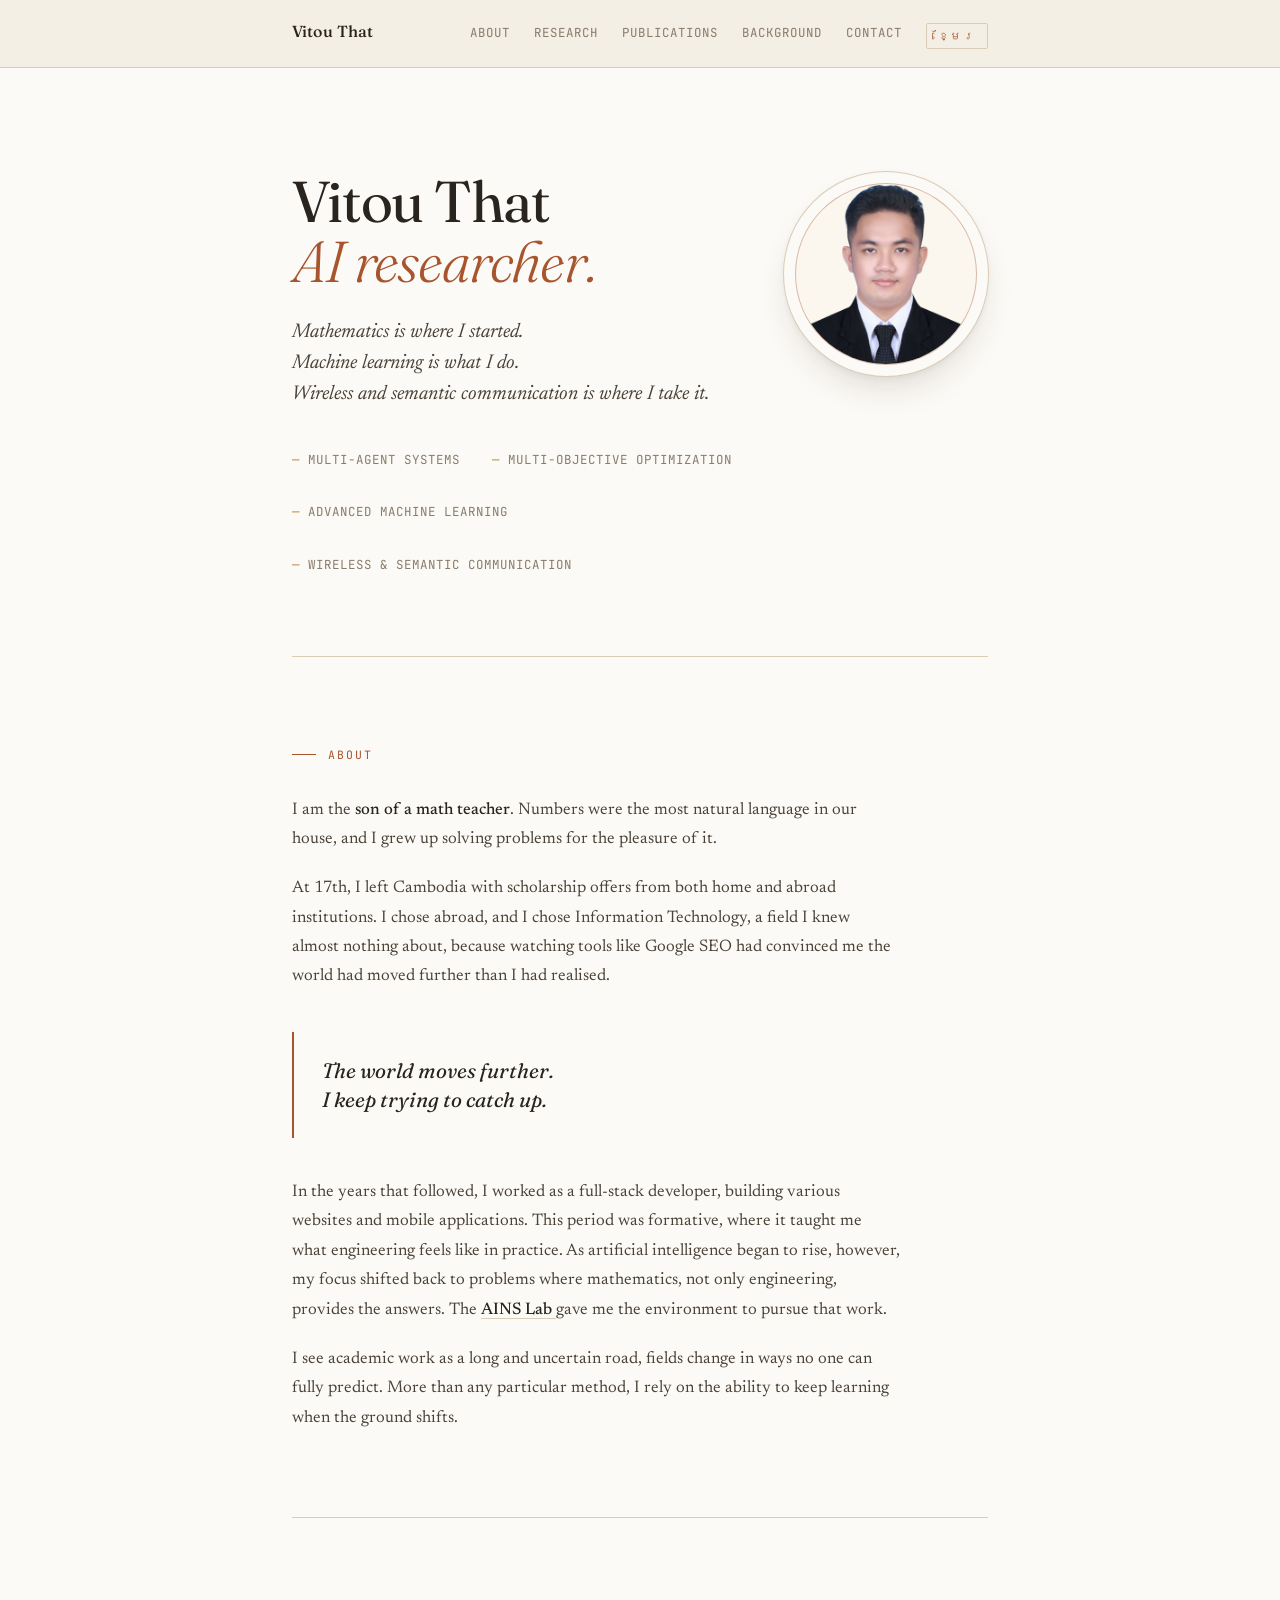
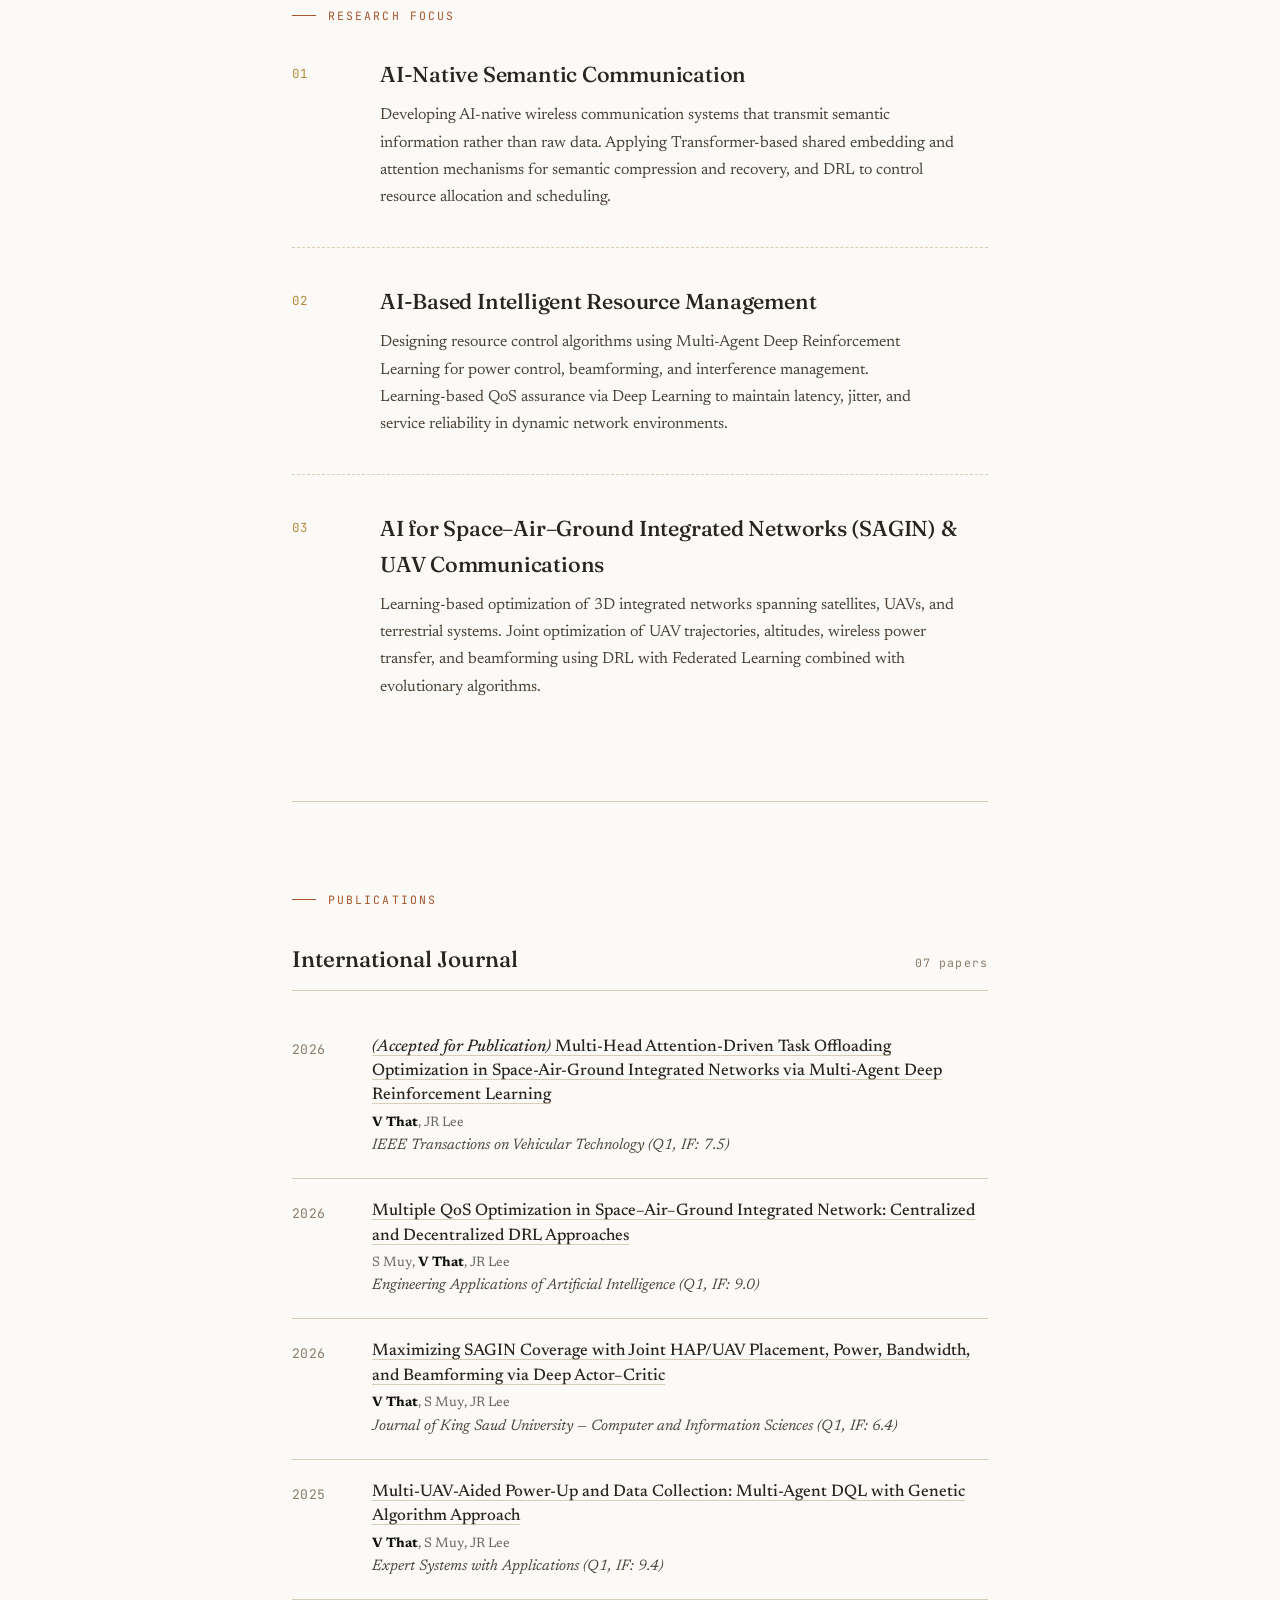
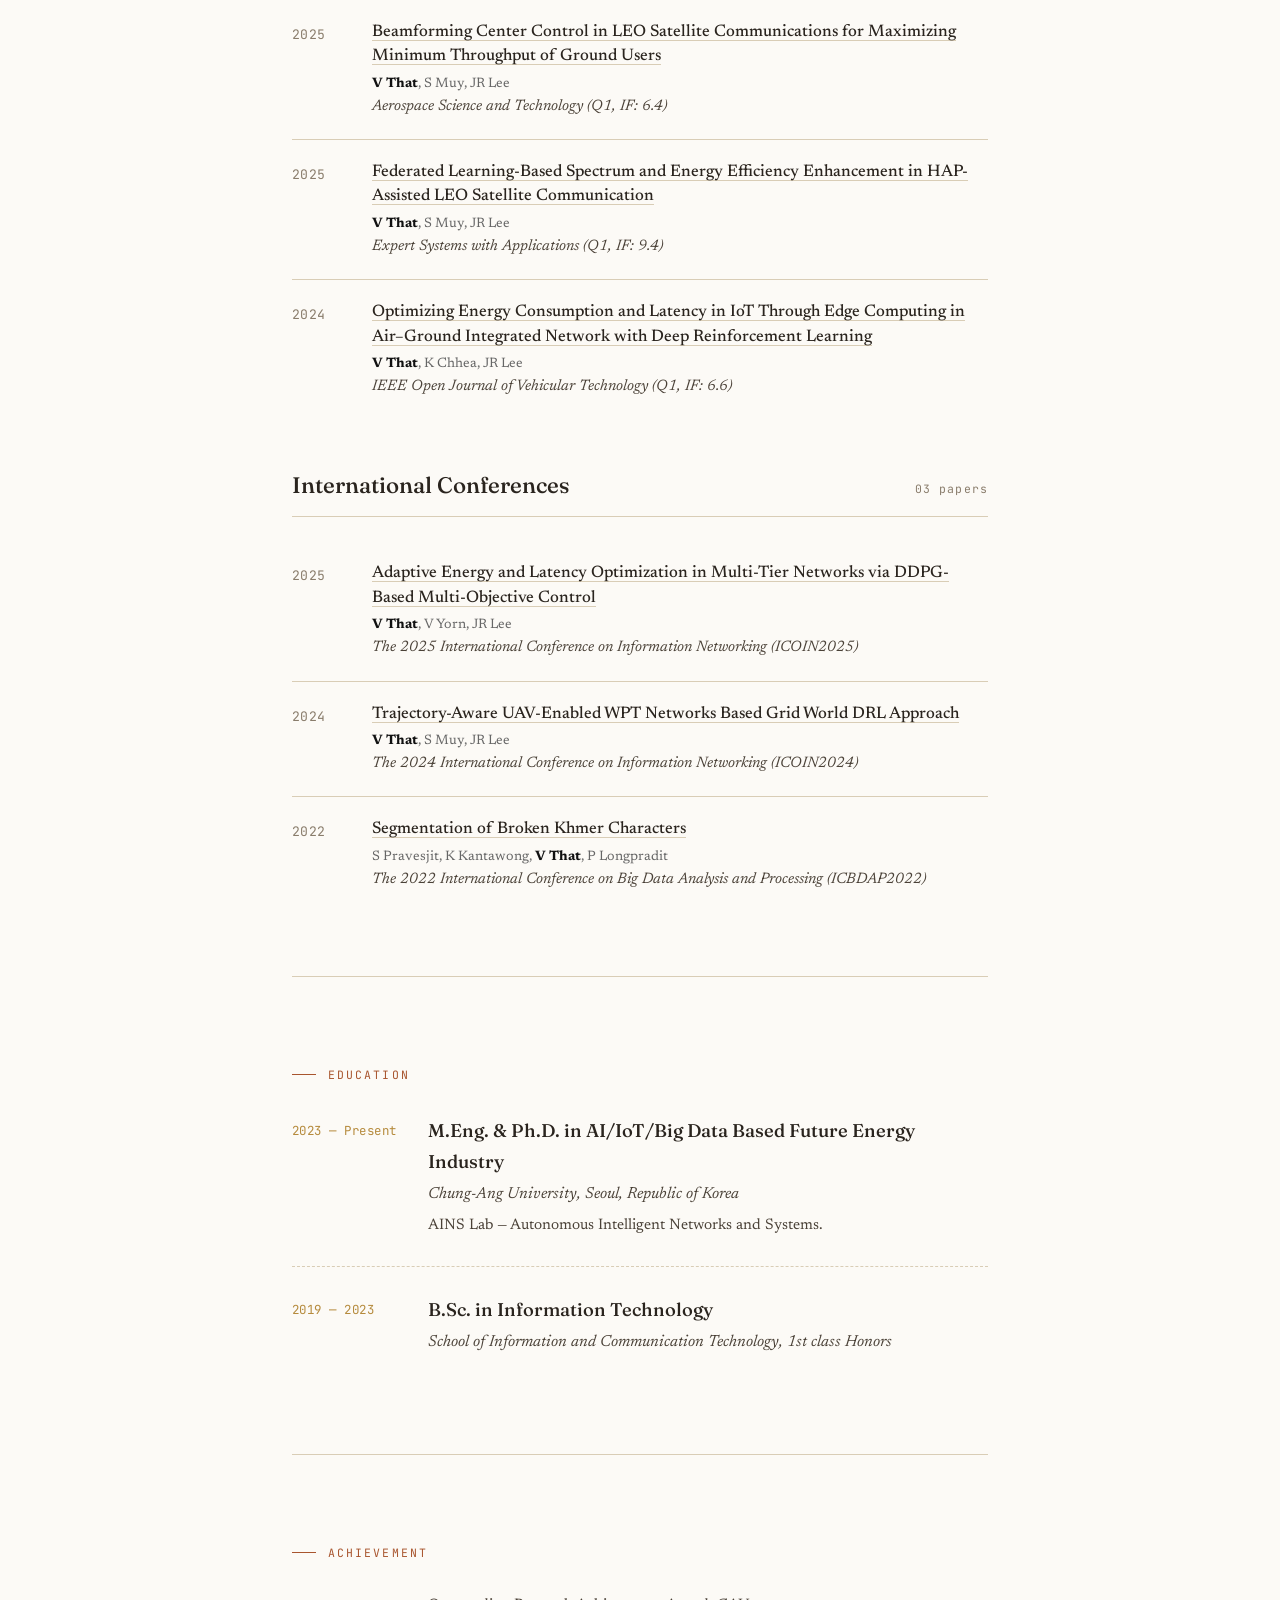
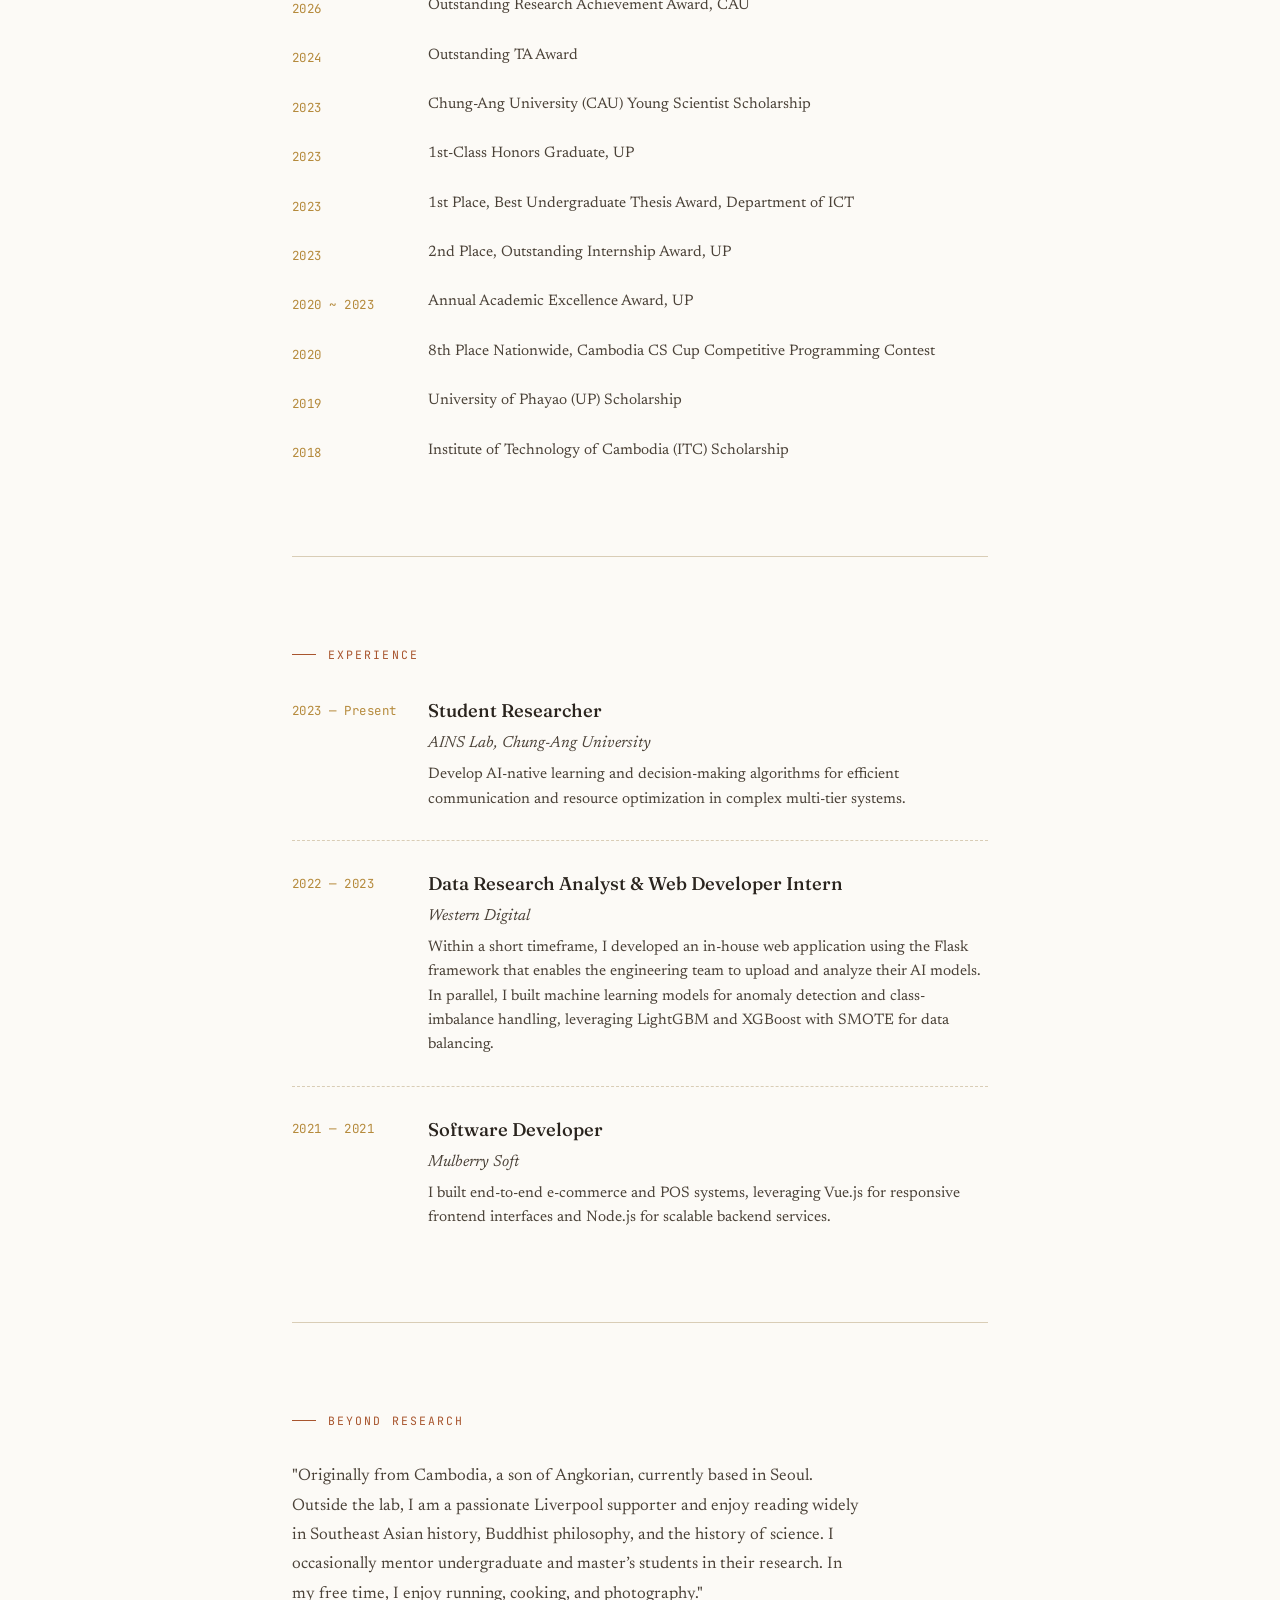
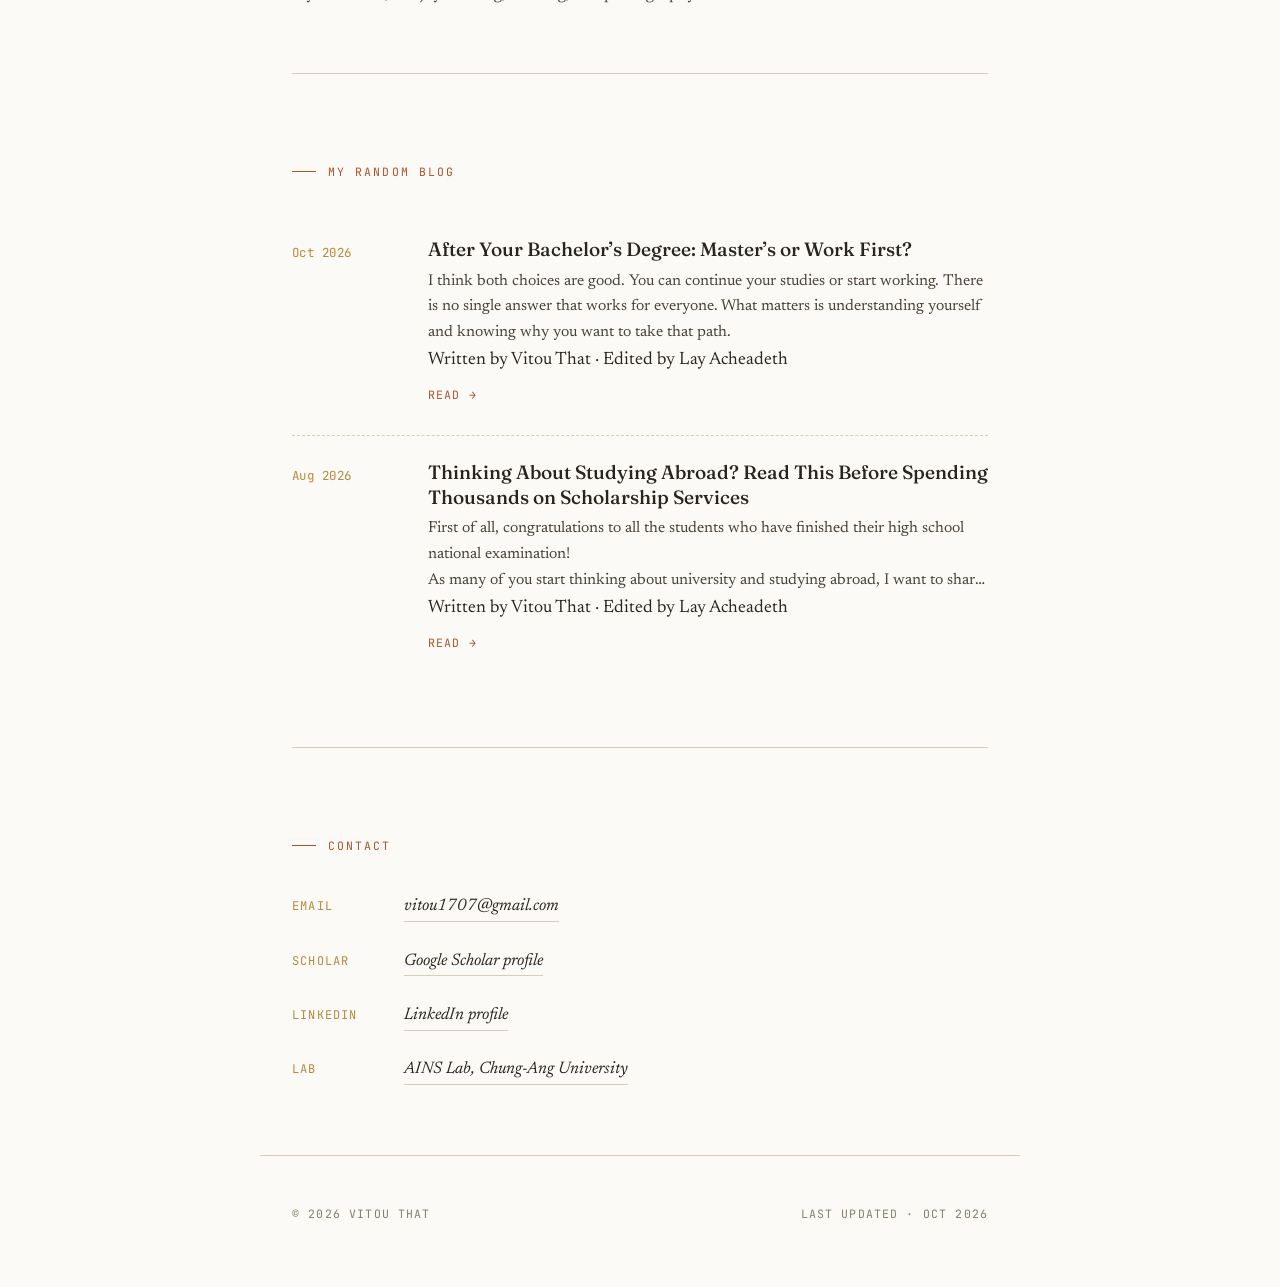
<file: index.html>
<!DOCTYPE html>
<html lang="en">
<head>
  <meta charset="UTF-8">
  <meta name="description" content="Vitou That is an AI-focused applied machine learning researcher working on deep reinforcement learning, optimization, and intelligent systems. Researcher at AINS Lab.">
  <meta name="viewport" content="width=device-width, initial-scale=1.0">
  <title>Vitou That</title>

  <!-- Fonts -->
  <link rel="preconnect" href="https://fonts.googleapis.com">
  <link rel="preconnect" href="https://fonts.gstatic.com" crossorigin>
  <link href="https://fonts.googleapis.com/css2?family=Fraunces:opsz,wght@9..144,300;9..144,400;9..144,500;9..144,600&family=Newsreader:ital,wght@0,300;0,400;0,500;1,400&family=JetBrains+Mono:wght@400;500&display=swap" rel="stylesheet">
  <link href="https://fonts.googleapis.com/css2?family=Fraunces:opsz,wght@9..144,300;9..144,400;9..144,500;9..144,600&family=Newsreader:ital,wght@0,300;0,400;0,500;1,400&family=Noto+Serif+Khmer:wght@400;500;600&family=JetBrains+Mono:wght@400;500&display=swap" rel="stylesheet">

  <!-- Stylesheet -->
  <link rel="stylesheet" href="styles.css">
</head>

<body data-lang="en">

  <!--NAV -->
  <nav>
  <div class="nav-inner">
    
    <div class="nav-name">
      <span lang="en">Vitou That</span>
      <span lang="kh">ថាត វិទូ</span>
    </div>

    <div class="nav-links">
      <a href="#about"><span lang="en">About</span><span lang="kh">អំពីខ្ញុំ</span></a>
      <a href="#research"><span lang="en">Research</span><span lang="kh">កិច្ចការស្រាវជ្រាវ</span></a>
      <a href="#publications"><span lang="en">Publications</span><span lang="kh">ស្នាដៃបោះពុម្ពផ្សាយ</span></a>
      <a href="#background"><span lang="en">Background</span><span lang="kh">ប្រវត្តិ</span></a>
      <a href="#contact"><span lang="en">Contact</span><span lang="kh">ទំនាក់ទំនង</span></a>
      <button id="lang-toggle" class="lang-toggle" type="button">EN</button>
    </div>
  </div>
</nav>

  <main>

    <!--  HERO-->
    <section class="hero">
  <div class="hero-grid">
    <div class="hero-text">
      <h1><span lang="en">Vitou That<br><em>AI researcher.</em></span>
        <span lang="kh">ថាត វិទូ<br><em>អ្នកស្រាវជ្រាវ ផ្នែកបញ្ញាសិប្បនិម្មិត</em></span></h1>
      <p class="tagline">
        <span lang="en">Mathematics is where I started. <br>Machine learning is what I do.<br> Wireless and semantic communication is where I take it.</span>
        <span lang="kh">ចាប់ផ្តើមពីគណិតវិទ្យា
                      <br>រស់ជាមួយ បញ្ញាសិប្បនិម្មិត
<br> បន្តដំណើរជាមួយបច្ចេកវិទ្យាទំនាក់ទំនងឥតខ្សែ និងទំនាក់ទំនងតាមអត្ថន័យ</span>
      
      </p>
      <div class="hero-meta">
        <span>Multi-Agent Systems</span>
        <span>Multi-Objective Optimization</span>
        <span>Advanced Machine Learning</span>
        <span>Wireless & Semantic Communication</span>
      </div>
      <!-- <div class="hero-actions">
        <a href="cv.pdf" class="btn" target="_blank" rel="noopener">Download CV</a>
      </div> -->
    </div>
    <div class="hero-photo">
      <img src="photo.png" alt="Vitou That">
    </div>
  </div>
</section>

    <!-- ABOUT-->
    <section id="about" class="about">
      <div class="section-label"><span lang="en">About</span><span lang="kh">អំពីខ្ញុំ</span></div>

      <p>
        <span lang="en">I am the <strong>son of a math teacher</strong>. 
        Numbers were the most natural language in our house, and I grew up solving problems for the pleasure of it.</span>
        <span lang="kh">ខ្ញុំគឺជា<strong>កូនរបស់គ្រូគណិតវិទ្យាមួយរូប</strong> នៅក្នុងផ្ទះរបស់ខ្ញុំ គណិតវិទ្យាគឺជាផ្នែកមួយនៃភាសាដែលខ្ញុំធំធាត់មកជាមួយ។</span>
      </p>

      <p>

        <span lang="en">At 17th, I left Cambodia with scholarship offers from both home and abroad institutions. 
        I chose abroad, and I chose Information Technology, a field I knew almost nothing about, 
        because watching tools like Google SEO had convinced me the world had moved further than I had realised.</span>
        <span lang="kh">នៅអាយុ ១៧ ឆ្នាំ ខ្ញុំចាកចេញពីប្រទេសកំណើតជាមួយនឹងអាហារូបករណ៍មួយចំនួនពីក្នុង និងក្រៅស្រុក។ គ្រានោះ ខ្ញុំសម្រេចទៅរៀននៅឯក្រៅស្រុក ហើយខ្ញុំរើសយកជំនាញ ព័ត៌មានវិទ្យា ត្បិតជាជំនាញមួយដែលខ្ញុំមិនយល់ទាល់តែសោះ ត្រឹមដឹងថាពិភពលោកហាក់មានការវិវឌ្ឍន៍ទៅលឿននៅពេលមានវត្តមាន បច្ចេកវិទ្យាស្វែងរក របស់ Google ហើយវាលឿនជាងអ្វីដែលខ្ញុំគិតដល់ទៅទៀត។
</span>
      </p>

      <div class="about-pullquote">
        <span lang="en">The world moves further.<br> I keep trying to catch up.</span>
        <span lang="kh">ត្បិតពិភពលោកដើរលឿន <br> 
តែយើងត្រូវប្រឹងសម្រប</span>
      </div>

      <p>
        <span lang="en">In the years that followed, I worked as a full‑stack developer, 
        building various websites and mobile applications. 
        This period was formative, where it taught me what engineering feels like in practice. 
        As artificial intelligence began to rise, however, my focus shifted back to problems where mathematics, 
        not only engineering, provides the answers.
      The <a href="https://ains.cau.ac.kr/" target="_blank" rel="noopener">
          <strong class="value">AINS Lab</strong>
        </a> gave me the environment to pursue that work.</span>
        <span lang="kh">ពីរឆ្នាំបន្ទាប់ ខ្ញុំបានក្លាយខ្លួនជាអ្នកអភិវឌ្ឍគេហទំព័រ និងកម្មវិធីទូរស័ព្ទដៃមួយរូប។ វាជាពេលមួយនៃការផ្លាស់ប្តូរក្នុងការមើលឃើញរបស់ខ្ញុំ ពីទ្រឹស្តីក្នុងវិស្វកម្ម មកជាការអនុវត្តជាក់ស្តែងក្នុងជីវិត។ មិនយូរប៉ុន្មាន មានការចុះផ្សាយជាច្រើនអំពីបញ្ញាសិប្បនិម្មិត ខ្ញុំបានចាប់អារម្មណ៍យ៉ាងខ្លាំង ព្រោះដូចជាការបន្សំចូលគ្នារវាង គណិតវិទ្យា និងវិស្វកម្ម ដែលជាអ្វីដែលខ្ញុំចូលចិត្ត។  <a href="https://ains.cau.ac.kr/" target="_blank" rel="noopener">
          <strong class="value">បន្ទប់ពិសោធន៍ AINS</strong>
        </a>  បានបំពេញក្តីស្រមៃខ្ញុំ ដែលបានផ្តល់ឱកាសអាហារូបករណ៍ដល់ខ្ញុំសម្រាប់កិច្ចការស្រាវជ្រាវ។
</span>
      </p>

      <p>
        <span lang="en">I see academic work as a long and uncertain road, fields change in ways no one can fully predict. More than any particular method, I rely on the ability to keep learning when the ground shifts. </span>
        <span lang="kh">ខ្ញុំយល់ថាការសិក្សាស្រាវជ្រាវ ជាដំណើរផ្លូវដ៏វែងឆ្ងាយ និងមិនប្រាកដមួយ ជួនពេលខ្លះមានរបត់ជាច្រើនដែលត្រូវផ្លាស់ប្តូរ ចំពោះខ្ញុំជាអ្នកសិក្សាស្រាវជ្រាវ ខ្ញុំពេញចិត្តរៀននូវថ្មីៗជានិច្ច។</span>
      </p>
    </section>

    <!--  RESEARCH FOCUS -->
    <section id="research">
      <div class="section-label"><span lang="en">Research Focus</span><span lang="kh">កិច្ចការស្រាវជ្រាវ</span></div>

      <div class="themes">

        <div class="theme">
          <div class="theme-num">01</div>
          <div>
            <h3>AI-Native Semantic Communication</h3>
            <p>
              Developing AI-native wireless communication systems that transmit semantic information rather than raw data. 
              Applying Transformer-based shared embedding and attention mechanisms for semantic compression and recovery, 
              and DRL to control resource allocation and scheduling.
            </p>
          </div>
        </div>

        <div class="theme">
          <div class="theme-num">02</div>
          <div>
            <h3>AI‑Based Intelligent Resource Management</h3>
            <p>
              Designing resource control algorithms using Multi-Agent Deep Reinforcement Learning for 
              power control, beamforming, and interference management. 
              Learning‑based QoS assurance via Deep Learning to maintain latency, jitter, and service reliability in dynamic network environments.
            </p>
          </div>
        </div>

        <div class="theme">
          <div class="theme-num">03</div>
          <div>
            <h3>AI for Space–Air–Ground Integrated Networks (SAGIN) & UAV Communications</h3>
            <p>
              Learning‑based optimization of 3D integrated networks spanning satellites, 
              UAVs, and terrestrial systems. 
              Joint optimization of UAV trajectories, altitudes, wireless power transfer, and beamforming 
              using DRL with Federated Learning combined with evolutionary algorithms.
            </p>
          </div>
        </div>

      </div>
    </section>

    <!-- PUBLICATIONS -->
    <section id="publications">
      <div class="section-label"><span lang="en">Publications</span><span lang="kh">ស្នាដៃបោះពុម្ពផ្សាយ</span></div>

      <!-- INTERNATIONAL JOURNALS -->
      <div class="pub-section">
        <div class="pub-section-title">
          <span lang="en">International Journal</span>
          <span lang="kh">ទស្សនាវដ្ដីអន្តរជាតិ</span>
          <span class="pub-count" lang="en">07 papers</span>
          <span class="pub-count" lang="kh">០៧ ឯកសារ</span>
        </div>

        <div class="pub">
           <div class="pub-year">2026</div>
           <div>
            <div class="pub-title">
              <a href="" target="_blank" rel="noopener">
                <span class="value"><i>(Accepted for Publication)</i> Multi-Head Attention-Driven Task Offloading Optimization in Space-Air-Ground Integrated Networks via Multi-Agent Deep Reinforcement Learning</span>
              </a>
            </div>
            <div class="pub-authors">
                     <strong>V That</strong>, JR Lee
            </div>
            <div class="pub-venue">
              IEEE Transactions on Vehicular Technology (Q1, IF: 7.5)
            </div>
          </div>
        </div>
        <div class="pub">
           <div class="pub-year">2026</div>
           <div>
            <div class="pub-title">
              <a href="https://www.sciencedirect.com/science/article/pii/S0952197625035791" target="_blank" rel="noopener">
                <span class="value">Multiple QoS Optimization in Space–Air–Ground Integrated
                Network: Centralized and Decentralized DRL Approaches</span>
              </a>
            </div>
            <div class="pub-authors">
                    S Muy, <strong>V That</strong>, JR Lee
            </div>
            <div class="pub-venue">
              Engineering Applications of Artificial Intelligence (Q1, IF: 9.0)
            </div>
          </div>
        </div>

        <div class="pub">
          <div class="pub-year">2026</div>
          <div>
            <div class="pub-title">
              <a href="https://link.springer.com/article/10.1007/s44443-026-00493-0" target="_blank" rel="noopener">
                <span class="value">Maximizing SAGIN Coverage with Joint HAP/UAV Placement,
              Power, Bandwidth, and Beamforming via Deep Actor–Critic</span>
              </a>
            </div>
            <div class="pub-authors">
                    <strong>V That</strong>, S Muy, JR Lee
            </div>
            <div class="pub-venue">
              Journal of King Saud University — Computer and
              Information Sciences (Q1, IF: 6.4)
            </div>
          </div>
        </div>

        <div class="pub">
          <div class="pub-year">2025</div>
          <div>
            <div class="pub-title">
              <a href="https://www.sciencedirect.com/science/article/pii/S0957417425030179" target="_blank" rel="noopener">
                <span class="value">Multi-UAV-Aided Power-Up and Data Collection:
              Multi-Agent DQL with Genetic Algorithm Approach</span>
              </a>
            </div>
            <div class="pub-authors">
                    <strong>V That</strong>, S Muy, JR Lee
            </div>
            <div class="pub-venue">
              Expert Systems with Applications (Q1, IF: 9.4)
            </div>
          </div>
        </div>

        <div class="pub">
          <div class="pub-year">2025</div>
          <div>
            <div class="pub-title">
              <a href="https://www.sciencedirect.com/science/article/pii/S1270963825015664" target="_blank" rel="noopener">
                <span class="value"> Beamforming Center Control in LEO Satellite
              Communications for Maximizing Minimum Throughput of
              Ground Users</span>
              </a>
            </div>
                        <div class="pub-authors">
                    <strong>V That</strong>, S Muy, JR Lee
            </div>
            <div class="pub-venue">
              Aerospace Science and Technology (Q1, IF: 6.4)
            </div>
          </div>
        </div>

        <div class="pub">
          <div class="pub-year">2025</div>
          <div>
            <div class="pub-title">
              <a href="https://www.sciencedirect.com/science/article/pii/S0957417425025333" target="_blank" rel="noopener">
                <span class="value"> Federated Learning-Based Spectrum and Energy Efficiency
              Enhancement in HAP-Assisted LEO Satellite Communication</span>
              </a>
            </div>
                        <div class="pub-authors">
                    <strong>V That</strong>, S Muy, JR Lee
            </div>
            <div class="pub-venue">
              Expert Systems with Applications (Q1, IF: 9.4)
            </div>
          </div>
        </div>

        <div class="pub">
          <div class="pub-year">2024</div>
          <div>
            <div class="pub-title">
              <a href="https://ieeexplore.ieee.org/abstract/document/10768987" target="_blank" rel="noopener">
                <span class="value"> Optimizing Energy Consumption and Latency in IoT
              Through Edge Computing in Air–Ground Integrated Network
              with Deep Reinforcement Learning</span>
              </a>
            </div>
                <div class="pub-authors">
                    <strong>V That</strong>, K Chhea, JR Lee
            </div>
            <div class="pub-venue">
              IEEE Open Journal of Vehicular Technology (Q1, IF: 6.6)
            </div>
          </div>
        </div>
      </div>

      <!-- INTERNATIONAL CONFERENCES -->
      <div class="pub-section">
        <div class="pub-section-title">
          <span lang="en">International Conferences</span>
          <span lang="kh">សន្និសីទស្រាវជ្រាវអន្តរជាតិ</span>
          <span class="pub-count" lang="en">03 papers</span>
          <span class="pub-count" lang="kh">០៣ ឯកសារ</span>
        </div>

        <div class="pub">
          <div class="pub-year">2025</div>
          <div>
            <div class="pub-title">
              <a href="https://ieeexplore.ieee.org/abstract/document/10993144" target="_blank" rel="noopener">
                <span class="value"> Adaptive Energy and Latency Optimization in Multi-Tier
              Networks via DDPG-Based Multi-Objective Control</span>
              </a>
            </div>
            <div class="pub-authors">
                    <strong>V That</strong>, V Yorn, JR Lee
            </div>
            <div class="pub-venue">
              The 2025 International Conference on Information Networking 
              (ICOIN2025)
            </div>
          </div>
        </div>

        <div class="pub">
          <div class="pub-year">2024</div>
          <div>
            <div class="pub-title">
              <a href="https://ieeexplore.ieee.org/abstract/document/10572114" target="_blank" rel="noopener">
                <span class="value"> 
              Trajectory-Aware UAV-Enabled WPT Networks Based Grid
              World DRL Approach</span>
              </a>
            </div>
            <div class="pub-authors">
                    <strong>V That</strong>, S Muy, JR Lee
            </div>
            <div class="pub-venue">
              The 2024 International Conference on Information Networking
              (ICOIN2024)
            </div>
          </div>
        </div>

        <div class="pub">
          <div class="pub-year">2022</div>
          <div>
            <div class="pub-title">
              <a href="https://ieeexplore.ieee.org/abstract/document/9907272" target="_blank" rel="noopener">
                <span class="value"> 
              Segmentation of Broken Khmer Characters</span>
              </a>
            </div>
            <div class="pub-authors">
                S Pravesjit, K Kantawong, <strong>V That</strong>, P Longpradit
            </div>
            <div class="pub-venue">
              The 2022 International Conference on Big Data Analysis and
              Processing (ICBDAP2022)
            </div>
          </div>
        </div>
      </div>
    </section>

    <!-- EDUCATION-->

        <section id="background">
      <div class="section-label"><span lang="en">Education</span><span lang="kh">ការសិក្សា</span></div>

      <div class="timeline">

        <div class="entry">
          <div class="entry-period"><span lang="en">2023 — Present</span><span  lang="kh" >២០២៣ — បច្ចុប្បន្ន</span></div>
          <div>
            <div class="entry-title"><span lang="kh">អនុបណ្ឌិត និងបណ្ឌិតវិទ្យាសាស្ត្រ​ ផ្នែក AI/IoT/Big Data សម្រាប់ឧស្សាហកម្មថាមពល​អនាគត </span><span  lang="en" >M.Eng. & Ph.D. in AI/IoT/Big Data Based Future Energy Industry</span></div>
            <div class="entry-org"><span lang="en">Chung-Ang University, Seoul, Republic of Korea</span><span  lang="kh" >សាកលវិទ្យាល័យ Chung-Ang, សេអ៊ូល, សាធារណរដ្ឋកូរ៉េ</span></div>
            <div class="entry-note">
              AINS Lab — Autonomous Intelligent Networks and Systems.
            </div>
          </div>
        </div>

        <div class="entry">
          <div class="entry-period"><span lang="en">2019 — 2023</span><span  lang="kh" >២០១៩ — ២០២៣</span></div>
          <div>
            <div class="entry-title"><span  lang="kh" >បរិញ្ញាបត្រវិទ្យាសាស្ត្រ ផ្នែក ព័ត៌មានវិទ្យា</span> <span lang="en">B.Sc. in Information Technology</span></span></div>
            <!-- <div class="entry-org">School of Information and Communication Technology, GPA: 3.96</div> -->
             <div class="entry-org">School of Information and Communication Technology, 1st class Honors</div>
          </div>
        </div>

      </div>
    </section>

       <section id="Achievement">
      <div class="section-label"><span lang="en">Achievement</span><span lang="kh">សមិទ្ធផល</span></div>

      <div class="timeline">
        <div class="entry">

            <div class="entry-period"><span lang="en">2026</span><span  lang="kh" >២០២៦</span></div>
          <div>
            <div class="entry-note">
                <span lang="en">Outstanding Research Achievement Award, CAU</span><span  lang="kh" >រង្វាន់ស្នាដៃស្រាវជ្រាវឆ្នើមប្រចាំឆ្នាំ, CAU</span>
            </div>
          </div>

                     <div class="entry-period"><span lang="en">2024</span><span  lang="kh" >២០២៤</span></div>
          <div>
            <div class="entry-note">
                <span lang="en">Outstanding TA Award</span><span  lang="kh" >រង្វាន់ជំនួយការបង្រៀនឆ្នើម, CAU</span>
            </div>
          </div>

                     <div class="entry-period"><span lang="en">2023</span><span  lang="kh" >២០២៣</span></div>
          <div>
            <div class="entry-note">
                <span lang="en">Chung-Ang University (CAU) Young Scientist Scholarship</span><span  lang="kh" >អាហារូបករណ៍អ្នកវិទ្យាសាស្ត្រវ័យក្មេង នៃសាកលវិទ្យាល័យ Chung-Ang, CAU</span>
            </div>
          </div>

          <div class="entry-period"><span lang="en">2023</span><span  lang="kh" >២០២៣</span></div>
          <div>
            <div class="entry-note">
                <span lang="en">1st-Class Honors Graduate, UP</span><span  lang="kh" >បញ្ចប់ការសិក្សាថ្នាក់បរិញ្ញាបត្រ រង្វាន់កិត្តិយសថ្នាក់ទី១, UP</span>
            </div>
        </div>
        
        <div class="entry-period"><span lang="en">2023</span><span  lang="kh" >២០២៣</span></div>
          <div>
            <div class="entry-note">
                <span lang="en">1st Place, Best Undergraduate Thesis Award, Department of ICT</span><span  lang="kh" >ចំណាត់ថ្នាក់លេខ ១ រង្វាន់និក្ខេបបទបរិញ្ញាបត្រល្អបំផុត, ដេប៉ាតេម៉ង់ ICT</span>
            </div>
          </div>
        
           <div class="entry-period"><span lang="en">2023</span><span  lang="kh" >២០២៣</span></div>
          <div>
            <div class="entry-note">
                <span lang="en">2nd Place, Outstanding Internship Award, UP</span><span  lang="kh" >ចំណាត់ថ្នាក់លេខ ២ រង្វាន់និស្សិតហាត់ការឆ្នើម, UP</span>
            </div>
          </div>

          <div class="entry-period"><span lang="en">2020 ~ 2023</span><span  lang="kh" >២០២០ ~ ២០២៣</span></div>
          <div>
            <div class="entry-note">
                <span lang="en">Annual Academic Excellence Award, UP</span><span  lang="kh" >និស្សិតឆ្នើមប្រចាំឆ្នាំ, UP</span>
            </div>
          </div>

           <div class="entry-period"><span lang="en">2020</span><span  lang="kh" >២០២០</span></div>
          <div>
            <div class="entry-note">
                <span lang="en">8th Place Nationwide, Cambodia CS Cup Competitive Programming Contest</span><span  lang="kh" >ចំណាត់ថ្នាក់លេខ ៨ ទូទាំងប្រទេស ក្នុងការប្រកួតសរសេរកម្មវិធីកុំព្យូទ័រ Cambodia CS Cup</span>
            </div>
          </div>

          <div class="entry-period"><span lang="en">2019</span><span  lang="kh" >២០១៩</span></div>
          <div>
            <div class="entry-note">
                <span lang="en">University of Phayao (UP) Scholarship</span><span  lang="kh" >អាហារូបករណ៍ សាកលវិទ្យាល័យ Phayao (UP)</span>
            </div>
          </div>

          <div class="entry-period"><span lang="en">2018</span><span  lang="kh" >២០១៨</span></div>
          <div>
            <div class="entry-note">
                <span lang="en">Institute of Technology of Cambodia (ITC) Scholarship</span><span  lang="kh" >អាហារូបករណ៍វិទ្យាស្ថានបច្ចេកវិទ្យាកម្ពុជា (តិចណូ, ITC)</span>
            </div>
          </div>
        


        </div>


      </div>
    </section>

    <!-- EXPERIENCE -->
    <section id="experience">
      <div class="section-label"><span lang="en">Experience</span><span lang="kh">បទពិសោធន៍ការងារ</span></div>

      <div class="timeline">

        <div class="entry">
          <div class="entry-period"><span lang="en">2023 — Present</span><span lang="kh">២០២៣-បច្ចុប្បន្ន</span></div>
          <div>
            <div class="entry-title"><span lang="en">Student Researcher</span><span lang="kh">និស្សិតស្រាវជ្រាវ</span></div>
            <div class="entry-org">AINS Lab, Chung-Ang University</div>
            <div class="entry-note">
              Develop AI‑native learning and decision‑making algorithms 
              for efficient communication and resource optimization 
              in complex multi‑tier systems.
            </div>
          </div>
        </div>

        <div class="entry">
          <div class="entry-period"><span lang="en">2022 — 2023</span><span lang="kh">២០២២-២០២៣</span></div>
          <div>
            <div class="entry-title"><span lang="en">Data Research Analyst & Web Developer Intern</span><span lang="kh"> ហាត់ការផ្នែកវិភាគស្រាវជ្រាវទិន្នន័យ និងអភិវឌ្ឍន៍គេហទំព័រ</span></div>
            <div class="entry-org">Western Digital</div>
            <div class="entry-note">
              Within a short timeframe, I developed an in-house web application using the 
              Flask framework that enables the engineering team to upload and analyze their AI models. 
              In parallel, I built machine learning models for anomaly detection and class-imbalance handling, 
              leveraging LightGBM and XGBoost with SMOTE for data balancing.
            </div>
          </div>
        </div>

        <div class="entry">
          <div class="entry-period"><span lang="en">2021 — 2021</span><span lang="kh">២០២០-២០២១</span></div>
          <div>
            <div class="entry-title"><span lang="en">Software Developer</span><span lang="kh">អ្នកអភិវឌ្ឍន៍កម្មវិធី</span></div>
            <div class="entry-org">Mulberry Soft</div>
            <div class="entry-note">
              I built end-to-end e-commerce and POS systems, 
              leveraging Vue.js for responsive frontend interfaces and 
              Node.js for scalable backend services.
            </div>
          </div>
        </div>

      </div>
    </section>

   

    <!--BEYOND RESEARCH   -->
    <section id="beyond">
      <div class="section-label"><span lang="en">Beyond Research</span><span lang="kh">ក្រៅពីការស្រាវជ្រាវ</span></div>
      <p class="beyond-text">
        <span lang="en"> "Originally from Cambodia, a son of Angkorian, currently based in Seoul. 
        Outside the lab, I am a passionate Liverpool supporter and enjoy reading widely in Southeast Asian history, Buddhist philosophy, and the history of science.
        I occasionally mentor undergraduate and master’s students in their research. In my free time, I enjoy running, cooking, and photography."</span>
        <span lang="kh">"មានដើមកំណើតមកពីប្រទេសកម្ពុជា ជាកូនខ្មែរពូជអ្នកថែអង្គរ ហើយបច្ចុប្បន្នកំពុងរស់នៅទីក្រុងសេអ៊ូល។ ក្រៅពីការងារស្រាវជ្រាវក្នុងបន្ទប់ពិសោធន៍ ខ្ញុំជាអ្នកគាំទ្រក្រុមបាល់ទាត់ Liverpool មួយរូប និងចូលចិត្តអានសៀវភៅទាក់ទងអំពីប្រវត្តិសាស្ត្រអាស៊ីអាគ្នេយ៍ ទស្សនវិជ្ជាព្រះពុទ្ធសាសនា និងប្រវត្តិនៃវិទ្យាសាស្ត្រ។ ពេលខ្លះ ខ្ញុំក៏ជួយណែនាំនិស្សិតថ្នាក់បរិញ្ញាបត្រ និងថ្នាក់អនុបណ្ឌិតក្នុងការស្រាវជ្រាវរបស់ពួកគេផងដែរ។ នៅពេលទំនេរ ខ្ញុំចូលចិត្តរត់ ចំអិនម្ហូប និងថតរូប។"</span>
      </p>
    </section>

<section id="blog">
  <div class="section-label">
    <span lang="en">My Random Blog</span>
    <span lang="kh">អត្ថបទរបស់ខ្ញុំ</span>
  </div>

  <div class="blog-list">

    <a class="blog-item" href="topic_1.html">
      <div class="blog-date">
        <span lang="en">Oct 2026</span>
        <span lang="kh">តុលា ២០២៦</span>
      </div>
      <div class="blog-body">
        <div class="blog-title">
          <span lang="en">After Your Bachelor’s Degree: Master’s or Work First?</span>
          <span lang="kh">រៀនចប់បរិញ្ញាបត្រ គួរបន្តអនុបណ្ឌិត ឬចេញធ្វើការ?</span>
        </div>
        <p class="blog-excerpt">
          <span lang="en">
I think both choices are good. You can continue your studies or start working. There is no single answer that works for everyone.
What matters is understanding yourself and knowing why you want to take that path.</span>
          <span lang="kh">សំណួរនេះប្រហែលជាអ្វីដែលនិស្សិតជាច្រើនគិតនៅពេលជិតរៀនចប់។ អ្នកខ្លះគិតថាគួរបន្តរៀនឱ្យបានខ្ពស់មុនសិន។ អ្នកខ្លះទៀតចង់ចេញធ្វើការ រកប្រាក់ចំណូល និងស្វែងយល់ពីជីវិតពិត។
            សម្រាប់ខ្ញុំ ខ្ញុំគិតថាជម្រើសទាំងពីរសុទ្ធតែល្អ។ អ្វីដែលសំខាន់មិនមែនថាផ្លូវណាល្អជាងគេនោះទេ ប៉ុន្តែគឺថា តើផ្លូវណាសមនឹងខ្លួនយើងជាងគេនៅពេលនេះ?</span>
        </p>
        <div class="blog-by">
          <span class="by-label"><span lang="en">Written by</span><span lang="kh">សរសេរដោយ</span></span>
          <span class="by-name"><span lang="en">Vitou That</span><span lang="kh">ថាត វិទូ</span></span>
          <span class="by-sep">·</span>
          <span class="by-label"><span lang="en">Edited by</span><span lang="kh">កែសម្រួលដោយ</span></span>
          <span class="by-name"><span lang="en">Lay Acheadeth</span><span lang="kh">ឡាយ អជដេត</span></span>
        </div>
        <span class="blog-more">
          <span lang="en">Read →</span><span lang="kh">អានបន្ត →</span>
        </span>
      </div>
    </a>

     <a class="blog-item" href="topic_2.html">
      <div class="blog-date">
        <span lang="en">Aug 2026</span>
        <span lang="kh">សីហា ២០២៦</span>
      </div>
      <div class="blog-body">
        <div class="blog-title">
          <span lang="en">Thinking About Studying Abroad? Read This Before Spending Thousands on Scholarship Services</span>
          <span lang="kh">អាហារូបករណ៍ទៅក្រៅប្រទេស៖ មុននឹងចំណាយប្រាក់រាប់ពាន់ដុល្លារ សូមស្វែងយល់ឱ្យបានច្បាស់ជាមុនសិន</span>
        </div>
        <p class="blog-excerpt">
          <span lang="en">First of all, congratulations to all the students who have finished their high school national examination! <br>
          As many of you start thinking about university and studying abroad, I want to share a few thoughts, especially for students and parents who are considering paying for 
          scholarship consulting services. This is just my personal opinion, but I hope it helps you think things through before making a decision. </span>
          <span lang="kh">សូមអបអរសាទរដល់ប្អូនៗដែលបានបញ្ចប់ការប្រឡងសញ្ញាបត្រមធ្យមសិក្សាទុតិយភូមិ! <br>
          សម្រាប់ប្អូនៗ សិស្ស និស្សិត និងជាពិសេសអាណាព្យាបាលដែលកំពុងស្វែងរកឱកាសបន្តការសិក្សា និងអាហារូបករណ៍នៅក្រៅប្រទេស ខ្ញុំចង់ចែករំលែកមតិមួយចំនួនដែលអាចជួយឱ្យយើងពិចារណាបានច្បាស់ជាងមុន មុននឹងសម្រេចចិត្តចំណាយប្រាក់លើសេវាប្រឹក្សាអាហារូបករណ៍។
          </span>
        </p>
        <div class="blog-by">
          <span class="by-label"><span lang="en">Written by</span><span lang="kh">សរសេរដោយ</span></span>
          <span class="by-name"><span lang="en">Vitou That</span><span lang="kh">ថាត វិទូ</span></span>
          <span class="by-sep">·</span>
          <span class="by-label"><span lang="en">Edited by</span><span lang="kh">កែសម្រួលដោយ</span></span>
          <span class="by-name"><span lang="en">Lay Acheadeth</span><span lang="kh">ឡាយ អជដេត</span></span>
        </div>
        <span class="blog-more">
          <span lang="en">Read →</span><span lang="kh">អានបន្ត →</span>
        </span>
      </div>
    </a>

  </div>
</section>

    <!--  CONTACT-->
    <section id="contact">
      <div class="section-label"><span lang="en">Contact</span><span lang="kh">ទំនាក់ទំនង</span></div>

      <div class="contact-list">
        <a href="mailto:vitou1707@gmail.com">
          <span class="label">Email</span>
          <span class="value">vitou1707@gmail.com</span>
        </a>
        <a href="https://scholar.google.com/citations?user=IS3ER8QAAAAJ&hl=en" target="_blank" rel="noopener">
          <span class="label">Scholar</span>
          <span class="value">Google Scholar profile</span>
        </a>
        <a href="https://www.linkedin.com/in/vitou-that-556323202/" target="_blank" rel="noopener">
          <span class="label">LinkedIn</span>
          <span class="value">LinkedIn profile</span>
        </a>
        <a href="https://ains.cau.ac.kr/" target="_blank" rel="noopener">
          <span class="label">Lab</span>
          <span class="value">AINS Lab, Chung-Ang University</span>
        </a>
        <!-- <a href="cv.pdf" target="_blank" rel="noopener">
          <span class="label">CV</span>
          <span class="value">Download (PDF)</span>
        </a> -->
      </div>
    </section>

  </main>

  <footer>
    <div>© 2026 Vitou That</div>
    <div>Last updated · Oct 2026</div>
  </footer>
<script>
  (function () {
    const body = document.body;
    const toggle = document.getElementById('lang-toggle');

    // Load saved choice, default to English
    const saved = localStorage.getItem('lang') || 'en';
    body.setAttribute('data-lang', saved);
    toggle.textContent = saved === 'en' ? 'ខ្មែរ' : 'EN';

    toggle.addEventListener('click', function () {
      const current = body.getAttribute('data-lang');
      const next = current === 'en' ? 'kh' : 'en';
      body.setAttribute('data-lang', next);
      localStorage.setItem('lang', next);
      toggle.textContent = next === 'en' ? 'ខ្មែរ' : 'EN';
    });
  })();
</script>
</body>
</html>
</file>
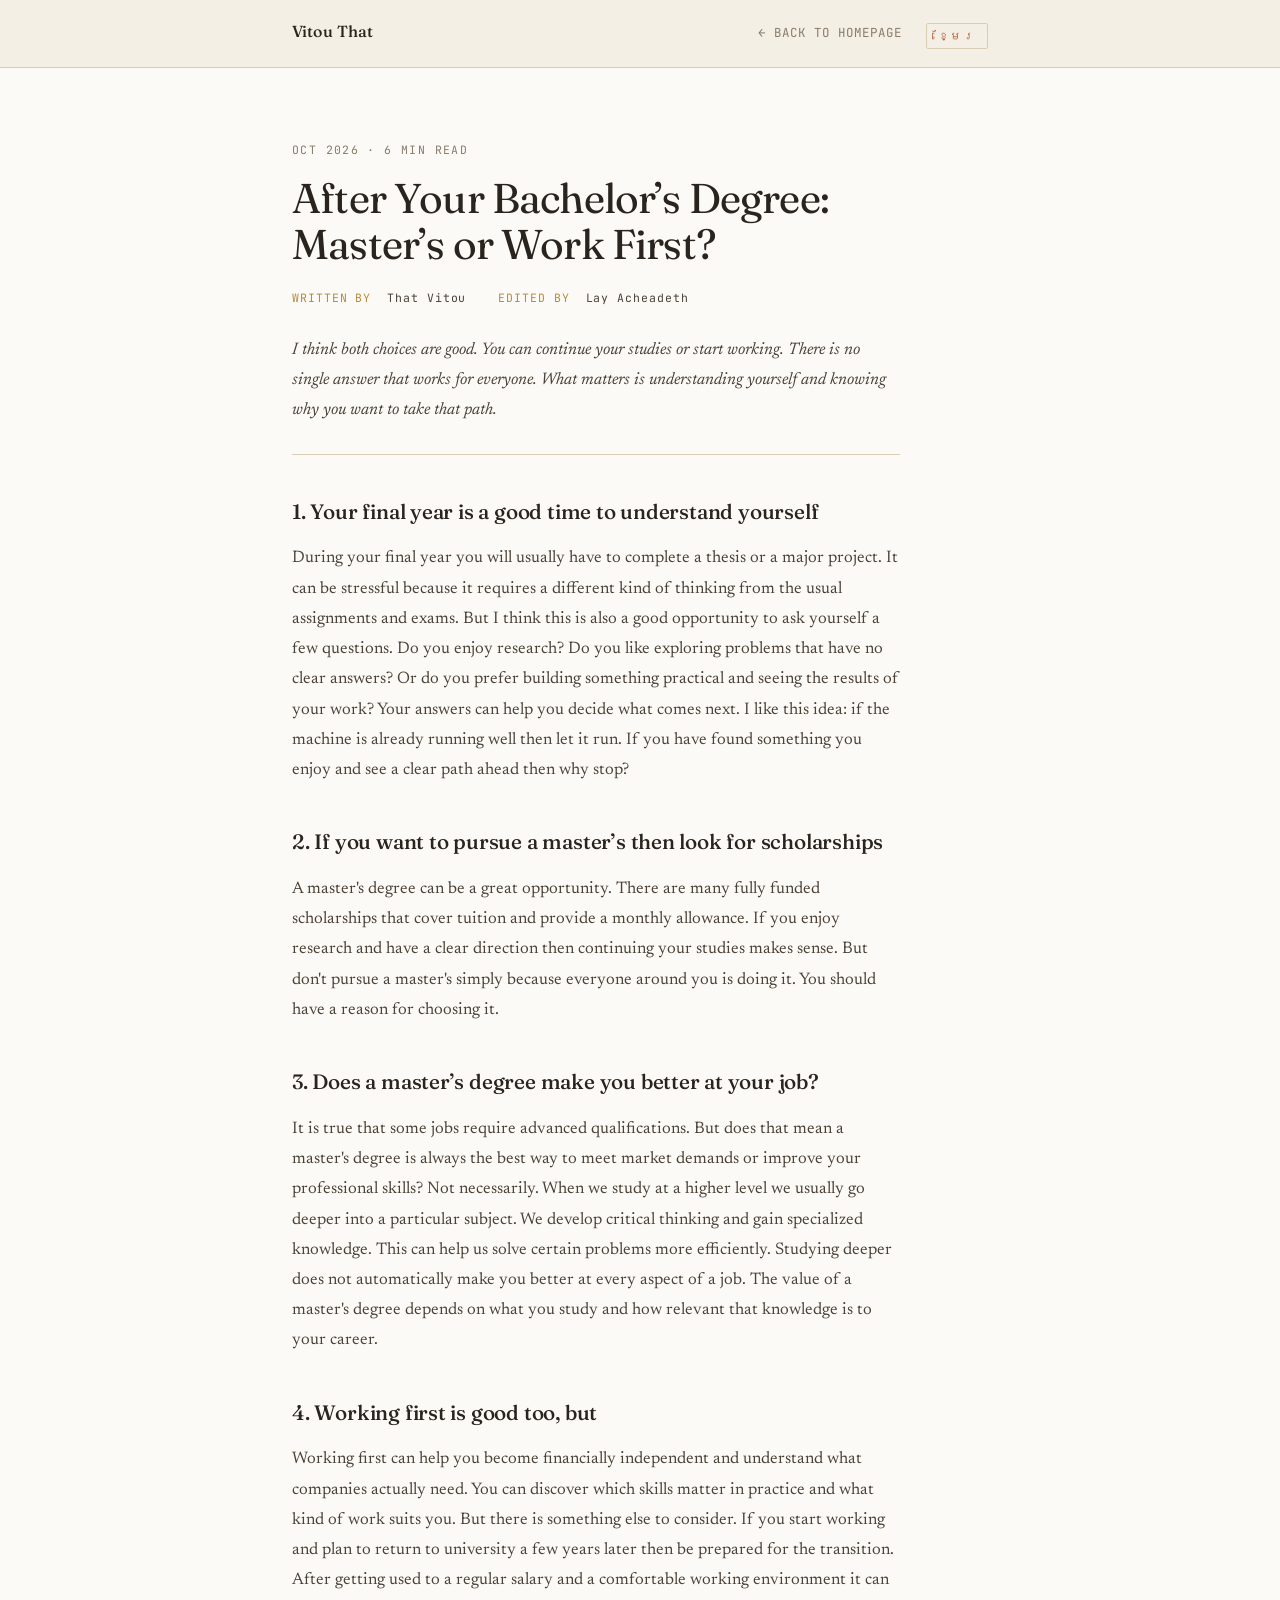
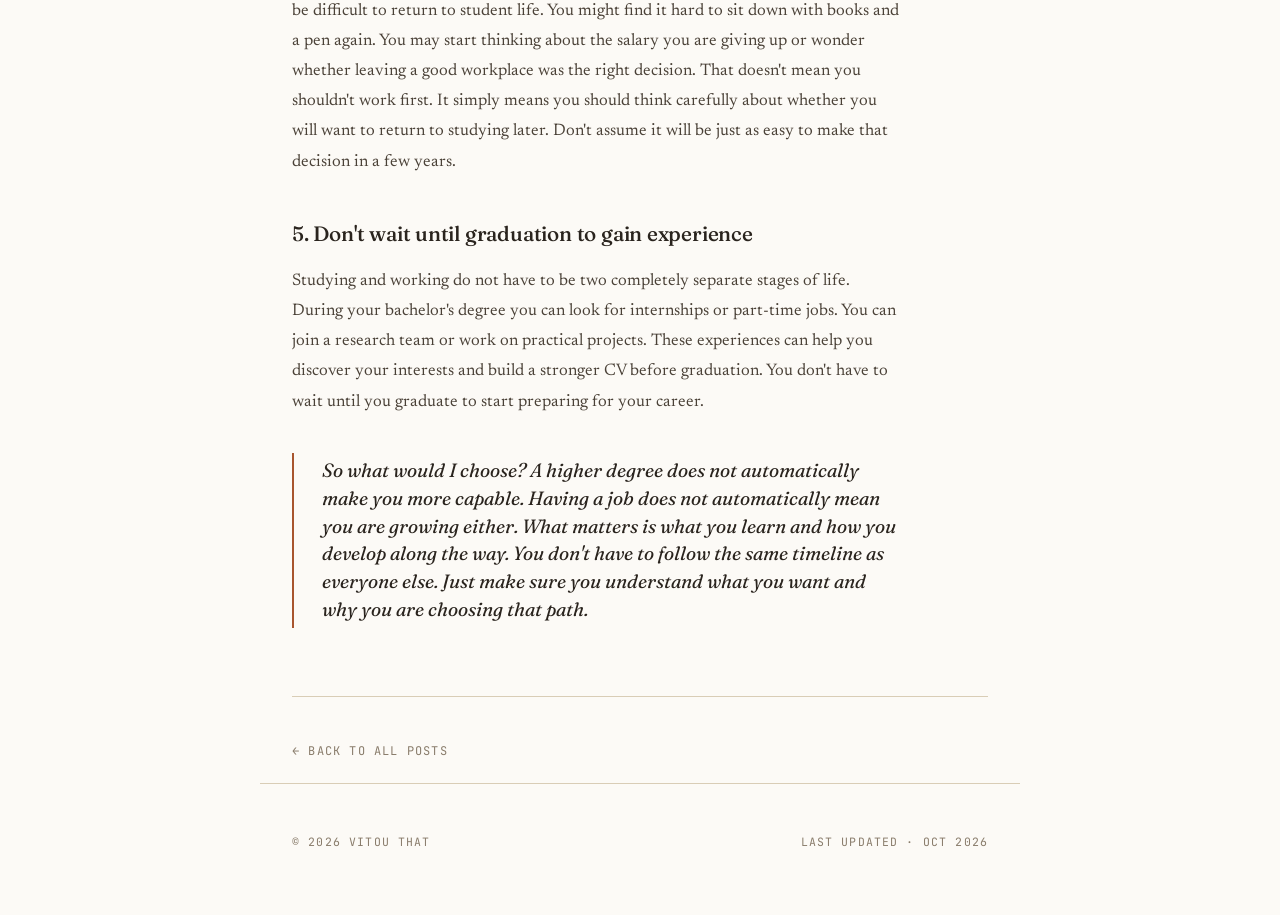
<file: topic_1.html>
<!DOCTYPE html>
<html lang="en">
<head>
  <meta charset="UTF-8">
  <meta name="description" content="Notes on why a rising reward curve is not yet a result — by Vitou That.">
  <meta name="viewport" content="width=device-width, initial-scale=1.0">
  <title>Master's or Work First? — Vitou That</title>

  <link rel="preconnect" href="https://fonts.googleapis.com">
  <link rel="preconnect" href="https://fonts.gstatic.com" crossorigin>
  <link href="https://fonts.googleapis.com/css2?family=Fraunces:opsz,wght@9..144,300;9..144,400;9..144,500;9..144,600&family=Newsreader:ital,wght@0,300;0,400;0,500;1,400&family=Noto+Serif+Khmer:wght@400;500;600&family=JetBrains+Mono:wght@400;500&display=swap" rel="stylesheet">

  <link rel="stylesheet" href="styles.css">
</head>

<body data-lang="en">

  <nav>
    <div class="nav-inner">
      <div class="nav-name">
        <span lang="en">Vitou That</span>
        <span lang="kh">ថាត វិទូ</span>
      </div>
      <div class="nav-links">
        <a href="index.html#blog" class="post-back">
          <span lang="en">← Back to homepage</span>
          <span lang="kh">← ត្រឡប់ក្រោយ</span>
        </a>
        <button id="lang-toggle" class="lang-toggle" type="button">EN</button>
      </div>
    </div>
  </nav>

  <main>
    <article class="post">

      <div class="post-meta">
        <span lang="en">Oct 2026 · 6 min read</span>
        <span lang="kh">តុលា ២០២៦ · អាន ៦ នាទី</span>
      </div>

      <h1 class="post-title">
        <span lang="en">After Your Bachelor’s Degree: Master’s or Work First?</span>
        <span lang="kh">រៀនចប់បរិញ្ញាបត្រ គួរបន្តអនុបណ្ឌិត ឬចេញធ្វើការ?</span>
      </h1>

      <div class="post-byline">
        <div>
          <span class="by-label"><span lang="en">Written by</span><span lang="kh">សរសេរដោយ</span></span>
          <span class="by-name"><span lang="en">That Vitou</span><span lang="kh">ថាត វិទូ</span></span>
        </div>
        <div>
          <span class="by-label"><span lang="en">Edited by</span><span lang="kh">កែសម្រួលដោយ</span></span>
          <span class="by-name"><span lang="en">Lay Acheadeth</span><span lang="kh">ឡាយ អជដេត</span></span>
        </div>
      </div>

      <p class="post-lede">
        <span lang="en">
          I think both choices are good. You can continue your studies or start working. There is no single answer that works for everyone.
What matters is understanding yourself and knowing why you want to take that path.
        </span>
        <span lang="kh">
          សំណួរនេះប្រហែលជាអ្វីដែលនិស្សិតជាច្រើនគិតនៅពេលជិតរៀនចប់។ អ្នកខ្លះគិតថាគួរបន្តរៀនឱ្យបានខ្ពស់មុនសិន។ អ្នកខ្លះទៀតចង់ចេញធ្វើការ រកប្រាក់ចំណូល និងស្វែងយល់ពីជីវិតពិត។

សម្រាប់ខ្ញុំ ខ្ញុំគិតថាជម្រើសទាំងពីរសុទ្ធតែល្អ។ អ្វីដែលសំខាន់មិនមែនថាផ្លូវណាល្អជាងគេនោះទេ ប៉ុន្តែគឺថា តើផ្លូវណាសមនឹងខ្លួនយើងជាងគេនៅពេលនេះ?
        </span>
          
      </p>

      <h2>
        <span lang="en">1. Your final year is a good time to understand yourself</span>
      <span lang="kh">១. មុននឹងសម្រេចចិត្ត សាកសួរខ្លួនឯងនៅឆ្នាំចុងក្រោយសិន</span>
    </h2>
      <p>
        <span lang="en">During your final year you will usually have to complete a thesis or a major project. It can be stressful because it requires a different kind of thinking from the usual assignments and exams.

But I think this is also a good opportunity to ask yourself a few questions.

Do you enjoy research? Do you like exploring problems that have no clear answers? Or do you prefer building something practical and seeing the results of your work?

Your answers can help you decide what comes next.

I like this idea: if the machine is already running well then let it run. If you have found something you enjoy and see a clear path ahead then why stop?</span>
        <span lang="kh">នៅឆ្នាំចុងក្រោយ យើងភាគច្រើនត្រូវធ្វើសារណា ឬគម្រោងធំមួយ។ វាជាពេលដែលយើងត្រូវចំណាយពេលស្វែងរកចម្លើយ ដោះស្រាយបញ្ហា និងធ្វើការដោយខ្លួនឯងច្រើនជាងការរៀនតាមមេរៀនធម្មតា។

ពេលខ្លះវាពិបាក និងធ្វើឱ្យយើងឈឺក្បាលមិនតិចទេ។ ប៉ុន្តែខ្ញុំគិតថា នេះជាពេលល្អមួយសម្រាប់ស្វែងយល់ពីខ្លួនឯង។

តើយើងចូលចិត្តការងារបែបនេះទេ? តើយើងចូលចិត្តស្រាវជ្រាវ ស្វែងរកចម្លើយចំពោះបញ្ហាដែលមិនទាន់មានអ្នកដោះស្រាយ ឬចូលចិត្តអង្គុយគិត និងសិក្សាអ្វីមួយឱ្យស៊ីជម្រៅ?

ឬមួយយើងចូលចិត្តការងារជាក់ស្តែងជាង ដូចជាការដោះស្រាយបញ្ហាដែលកើតឡើងក្នុងការងារប្រចាំថ្ងៃ?

ខ្ញុំចូលចិត្តគំនិតមួយថា បើម៉ាស៊ីនកំពុងដំណើរការល្អហើយ ក៏ទុកឱ្យវាដំណើរការបន្តទៅទៀតចុះ។ បើអ្នករកឃើញអ្វីមួយដែលខ្លួនស្រឡាញ់ពិតប្រាកដ ហើយឃើញថាខ្លួនចង់អភិវឌ្ឍវាបន្ត ហេតុអ្វីមិនបន្តទៀត?</span>
        
      </p>

       <h2>
        <span lang="en">2. If you want to pursue a master’s then look for scholarships</span>
      <span lang="kh">២. បើចង់បន្តរៀន កុំភ្លេចស្វែងរកអាហារូបករណ៍</span>
    </h2>
      <p>
        <span lang="en">A master's degree can be a great opportunity. There are many fully funded scholarships that cover tuition and provide a monthly allowance.

If you enjoy research and have a clear direction then continuing your studies makes sense. But don't pursue a master's simply because everyone around you is doing it. You should have a reason for choosing it.
</span>
        <span lang="kh">បើអ្នកចូលចិត្តការស្រាវជ្រាវ ហើយចង់សិក្សាឱ្យស៊ីជម្រៅលើជំនាញណាមួយ ការបន្តថ្នាក់អនុបណ្ឌិតអាចជាជម្រើសល្អ។

ជាពិសេស បើអ្នកអាចរកបានអាហារូបករណ៍ដែលបង់ថ្លៃសិក្សាពេញលេញ និងផ្តល់ប្រាក់ឧបត្ថម្ភប្រចាំខែ នោះវាជាឱកាស ប៉ុន្តែអ្នកគួរត្រៀមខ្លួនឱ្យបានមុន ស្វែងរកឱកាស និងដាក់ពាក្យឱ្យទាន់ពេល។

ការបន្តរៀនអាចបើកឱកាសថ្មីៗឱ្យយើង ជាពិសេសក្នុងវិស័យដែលត្រូវការចំណេះដឹងស៊ីជម្រៅ ឬជំនាញឯកទេស។

ប៉ុន្តែកុំបន្តរៀនត្រឹមតែព្រោះមិនទាន់ដឹងថាត្រូវធ្វើអ្វីបន្ទាប់ពីរៀនចប់ ឬដោយសារមិត្តភក្តិភាគច្រើនបន្តរៀនដែរ។ យ៉ាងហោចណាស់ យើងគួរដឹងថា ការបន្តរៀននេះនឹងជួយយើងទៅដល់គោលដៅអ្វី។</span>
        
      </p>

       <h2>
        <span lang="en">3. Does a master’s degree make you better at your job?</span>
      <span lang="kh">៣. រៀនខ្ពស់ជាងមុន មិនមែនមានន័យថាពូកែការងារជាងមុននោះទេ</span>
    </h2>
      <p>
        <span lang="en">It is true that some jobs require advanced qualifications. But does that mean a master's degree is always the best way to meet market demands or improve your professional skills?

Not necessarily.

When we study at a higher level we usually go deeper into a particular subject. We develop critical thinking and gain specialized knowledge. This can help us solve certain problems more efficiently.
Studying deeper does not automatically make you better at every aspect of a job. The value of a master's degree depends on what you study and how relevant that knowledge is to your career.</span>
        <span lang="kh">ពិតណាស់ ការងារខ្លះតម្រូវឱ្យមានសញ្ញាបត្រកម្រិតខ្ពស់។ ប៉ុន្តែបើយើងចង់ពូកែការងារ ឬចង់បំពេញតម្រូវការទីផ្សារការងារ តើយើងចាំបាច់ត្រូវរៀនអនុបណ្ឌិតមែនទេ?

មិនមែនគ្រប់ករណីនោះទេ។

នៅថ្នាក់បរិញ្ញាបត្រ យើងសិក្សាមូលដ្ឋាន និងរៀនចំណេះដឹងទូលំទូលាយ។ នៅថ្នាក់អនុបណ្ឌិត យើងច្រើនតែសិក្សាលើប្រធានបទជាក់លាក់មួយឱ្យកាន់តែស៊ីជម្រៅ។ យើងរៀនវិភាគបញ្ហា គិតពិចារណា និងយល់ពីអ្វីដែលមនុស្សទូទៅប្រហែលជាមិនទាន់យល់ច្បាស់។

ដូច្នេះ បញ្ហាមិនមែនថាថ្នាក់អនុបណ្ឌិតមានតម្លៃឬអត់នោះទេ។ បញ្ហាគឺថា តើចំណេះដឹងដែលយើងចង់រៀននោះមានប្រយោជន៍ចំពោះអ្វីដែលយើងចង់ធ្វើឬអត់។</span>
        
      </p>

       <h2>
        <span lang="en">4. Working first is good too, but</span>
      <span lang="kh">៤. ធ្វើការមុនក៏ល្អដែរ</span>
    </h2>
      <p>
        <span lang="en">Working first can help you become financially independent and understand what companies actually need. You can discover which skills matter in practice and what kind of work suits you.

But there is something else to consider.

If you start working and plan to return to university a few years later then be prepared for the transition. After getting used to a regular salary and a comfortable working environment it can be difficult to return to student life. You might find it hard to sit down with books and a pen again. You may start thinking about the salary you are giving up or wonder whether leaving a good workplace was the right decision.

That doesn't mean you shouldn't work first. It simply means you should think carefully about whether you will want to return to studying later. Don't assume it will be just as easy to make that decision in a few years.</span>
        <span lang="kh">
ការចេញធ្វើការអាចជួយឱ្យយើងមានប្រាក់ចំណូល ឯករាជ្យភាព និងបទពិសោធន៍ជាក់ស្តែង។ យើងអាចស្វែងយល់ពីទីផ្សារការងារ ដឹងពីតម្រូវការពិតប្រាកដ និងស្គាល់ខ្លួនឯងកាន់តែច្បាស់។

ប៉ុន្តែ បើអ្នកចេញធ្វើការពីរបីឆ្នាំ ហើយគិតថាថ្ងៃក្រោយនឹងត្រឡប់ទៅរៀនវិញ តើអ្នកប្រាកដទេថាខ្លួននឹងនៅតែចង់រៀនដូចថ្ងៃនេះ?

សាកគិតមើល។ ពេលអ្នកមានប្រាក់ខែប្រចាំខែ មានការងារល្អ មានមិត្តរួមការងារ និងចាប់ផ្តើមមានជីវិតផ្ទាល់ខ្លួនដែលមានស្ថិរភាពហើយ តើអ្នកនៅតែសុខចិត្តបោះបង់អ្វីៗទាំងនោះ ដើម្បីត្រឡប់ទៅអង្គុយក្នុងថ្នាក់រៀនវិញទេ?

ពីមុន អ្នកអាចចង់រៀនណាស់។ ប៉ុន្តែបន្ទាប់ពីធ្វើការមួយរយៈ អ្នកអាចចាប់ផ្តើមគិតថា បើឈប់ធ្វើការ តើអ្នកនឹងបាត់បង់ប្រាក់ខែប៉ុន្មាន? តើគួរចាកចេញពីកន្លែងការងារដែលល្អ ដើម្បីត្រឡប់ទៅរៀនមែនទេ?

សូម្បីតែការត្រឡប់ទៅអង្គុយអានសៀវភៅ កាន់ប៊ិចសរសេរ ធ្វើកិច្ចការ និងត្រៀមប្រឡង ក៏អាចត្រូវការពេលសម្របខ្លួនឡើងវិញដែរ។

ខ្ញុំមិនមែនចង់និយាយថា ការធ្វើការមុនជាជម្រើសខុសទេ។ ផ្ទុយទៅវិញ វាអាចជាជម្រើសល្អបំផុតសម្រាប់មនុស្សមួយចំនួន។ គ្រាន់តែចង់រំលឹកថា កុំសម្រេចចិត្តនៅថ្ងៃនេះ ដោយសន្មតថាខ្លួនឯងនៅថ្ងៃក្រោយនឹងមានអារម្មណ៍ដូចខ្លួនឯងនៅថ្ងៃនេះជានិច្ច។

ជីវិតផ្លាស់ប្តូរ ហើយអាទិភាពរបស់យើងក៏អាចផ្លាស់ប្តូរដែរ។</span>
        
      </p>

       <h2>
        <span lang="en">5. Don't wait until graduation to gain experience</span>
      <span lang="kh">៥. កុំរង់ចាំដល់រៀនចប់ ទើបចាប់ផ្តើមសាងបទពិសោធន៍</span>
    </h2>
      <p>
        <span lang="en">Studying and working do not have to be two completely separate stages of life.

During your bachelor's degree you can look for internships or part-time jobs. You can join a research team or work on practical projects. These experiences can help you discover your interests and build a stronger CV before graduation.

You don't have to wait until you graduate to start preparing for your career.</span>
        <span lang="kh">ខ្ញុំគិតថា យើងមិនចាំបាច់រង់ចាំដល់រៀនចប់បរិញ្ញាបត្រ ទើបចាប់ផ្តើមគិតពីការងារនោះទេ។

ក្នុងអំឡុងពេលសិក្សា យើងអាចស្វែងរកឱកាសហាត់ការ ធ្វើការក្រៅម៉ោង ចូលរួមគម្រោងស្រាវជ្រាវ ឬបង្កើតគម្រោងផ្ទាល់ខ្លួន។ បើអាចធ្វើការដែលពាក់ព័ន្ធនឹងជំនាញដែលខ្លួនកំពុងរៀន នោះកាន់តែល្អ។

បទពិសោធន៍ទាំងនេះមិនត្រឹមតែជួយឱ្យយើងមានអ្វីបង្ហាញក្នុងប្រវត្តិរូបសង្ខេបប៉ុណ្ណោះទេ។ វាថែមទាំងជួយឱ្យយើងដឹងថា អ្វីដែលយើងរៀននៅសាកលវិទ្យាល័យអាចយកទៅប្រើប្រាស់ក្នុងការងារពិតបានយ៉ាងដូចម្តេច។

ជាការពិត គម្រោងផ្ទាល់ខ្លួនមិនអាចជំនួសបទពិសោធន៍ការងារជាក់លាក់បានទេ។ ប៉ុន្តែការមានសមត្ថភាពអនុវត្តជាក់ស្តែងតាំងពីនៅជានិស្សិត គឺជាចំណុចដែលអាចជួយយើងបានច្រើននៅពេលចូលទីផ្សារការងារ។</span>
        
      </p>
      

      <blockquote>
        <span lang="en">
          So what would I choose?

          A higher degree does not automatically make you more capable. Having a job does not automatically mean you are growing either. What matters is what you learn and how you develop along the way. You don't have to follow the same timeline as everyone else. Just make sure you understand what you want and why you are choosing that path.

        </span>
        <span lang="kh">
          ចុងក្រោយ ខ្ញុំគិតថា...

          សញ្ញាបត្រខ្ពស់ មិនធានាថាយើងពូកែការងារជាងគេនោះទេ។ ការមានការងារធ្វើ ក៏មិនធានាថាយើងកំពុងរីកចម្រើនដែរ។ អ្វីដែលសំខាន់គឺ តើយើងកំពុងរៀនអ្វី សាងសមត្ថភាពអ្វី និងកំពុងដើរទៅរកគោលដៅដែលខ្លួនចង់បានឬអត់។ ចុងក្រោយនេះ ខ្ញុំមិនគិតថាមនុស្សគ្រប់គ្នាត្រូវតែដើរដូចគ្នានោះទេ។ អ្នកខ្លះបន្តរៀនមុន ហើយធ្វើការក្រោយ។ អ្នកខ្លះធ្វើការមុន ហើយត្រឡប់ទៅរៀននៅថ្ងៃក្រោយ។ អ្នកខ្លះទៀតមិនចាំបាច់បន្តអនុបណ្ឌិតក៏អាចក្លាយជាអ្នកជំនាញក្នុងវិស័យរបស់ខ្លួនបានដែរ។ អ្វីដែលសំខាន់មិនមែនថាយើងដើរលឿនជាងអ្នកដទៃប៉ុណ្ណានោះទេ ប៉ុន្តែគឺថា យើងដឹងថាខ្លួនកំពុងដើរទៅណា ហើយហេតុអ្វីបានជាយើងជ្រើសរើសផ្លូវនោះ។
        </span>
        
      </blockquote>


    </article>

    <div class="post-nav">
      <a href="index.html#blog">
        <span lang="en">← Back to all posts</span>
        <span lang="kh">← ត្រឡប់ទៅអត្ថបទទាំងអស់</span>
      </a>
    </div>
  </main>

  <footer>
    <div>© 2026 Vitou That</div>
    <div>Last updated · Oct 2026</div>
  </footer>

  <script>
    (function () {
      const body = document.body;
      const toggle = document.getElementById('lang-toggle');
      const saved = localStorage.getItem('lang') || 'en';
      body.setAttribute('data-lang', saved);
      toggle.textContent = saved === 'en' ? 'ខ្មែរ' : 'EN';
      toggle.addEventListener('click', function () {
        const next = body.getAttribute('data-lang') === 'en' ? 'kh' : 'en';
        body.setAttribute('data-lang', next);
        localStorage.setItem('lang', next);
        toggle.textContent = next === 'en' ? 'ខ្មែរ' : 'EN';
      });
    })();
  </script>
</body>
</html>
</file>
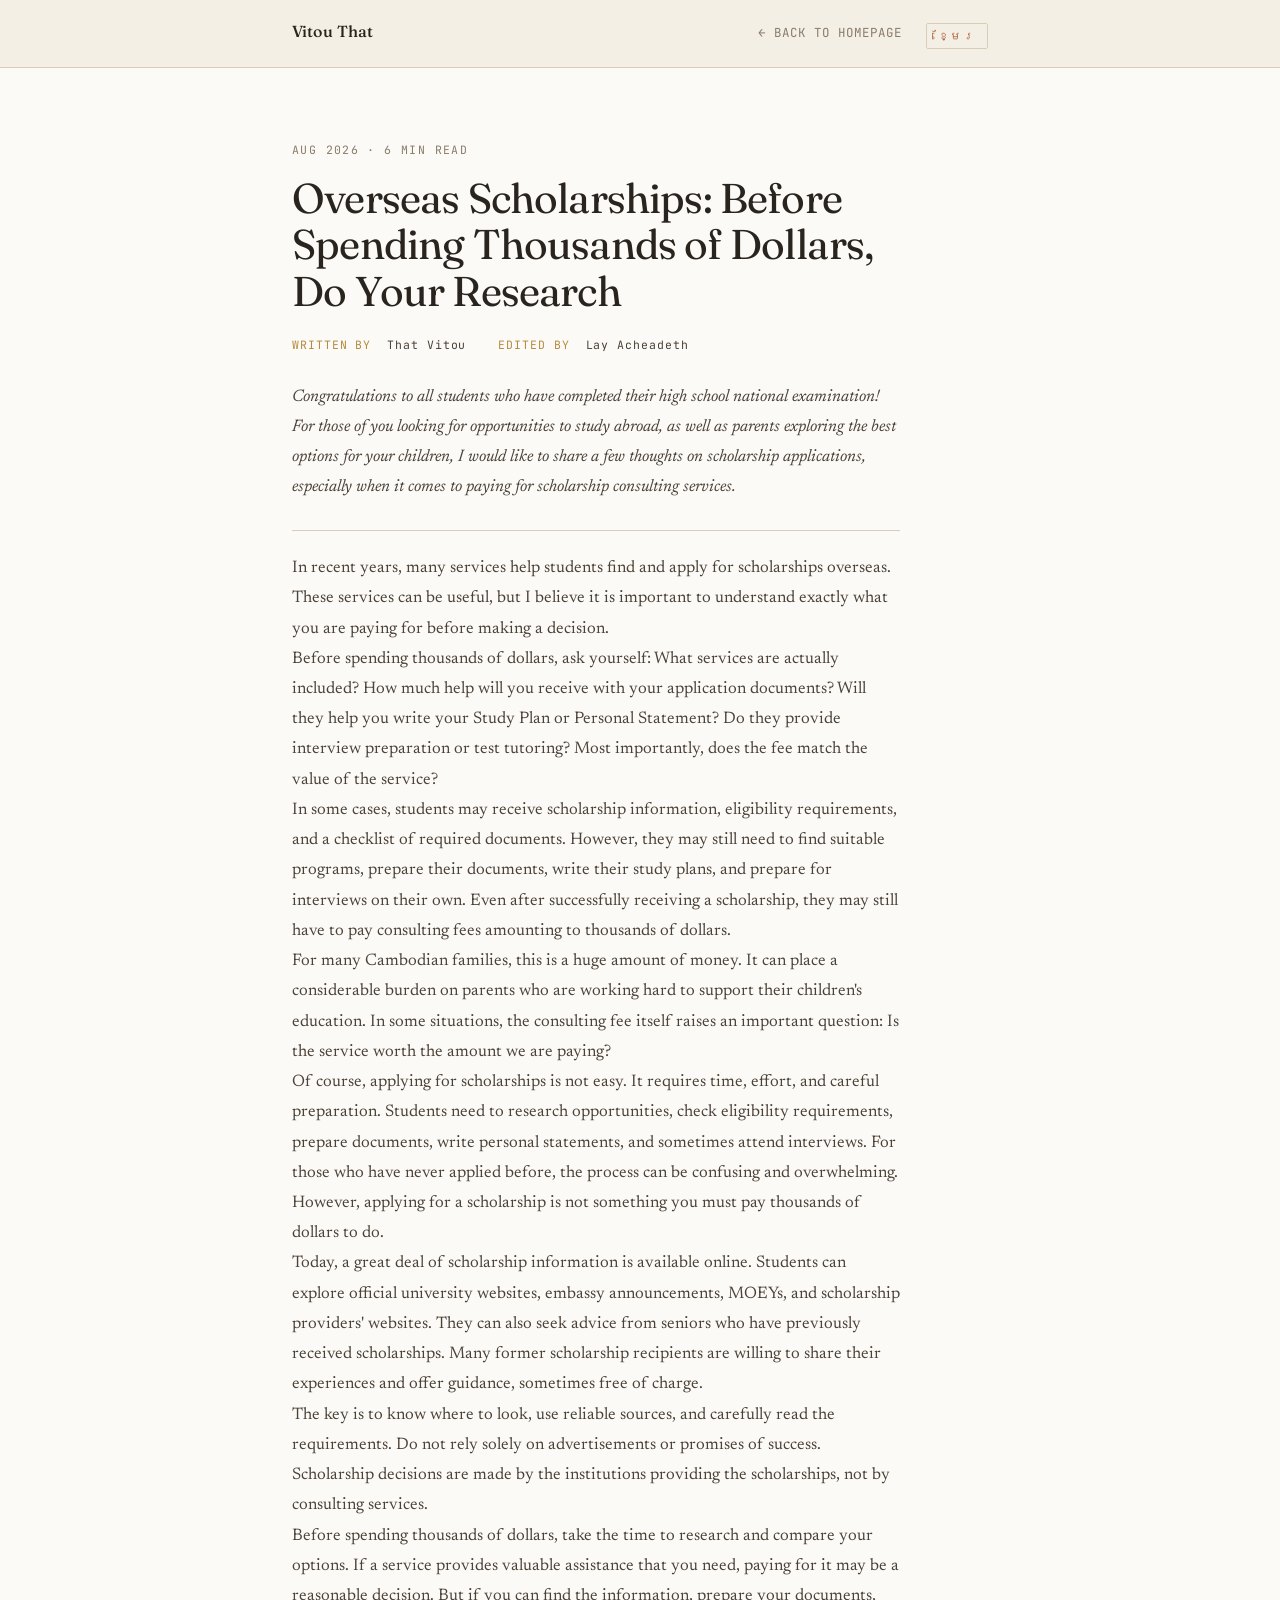
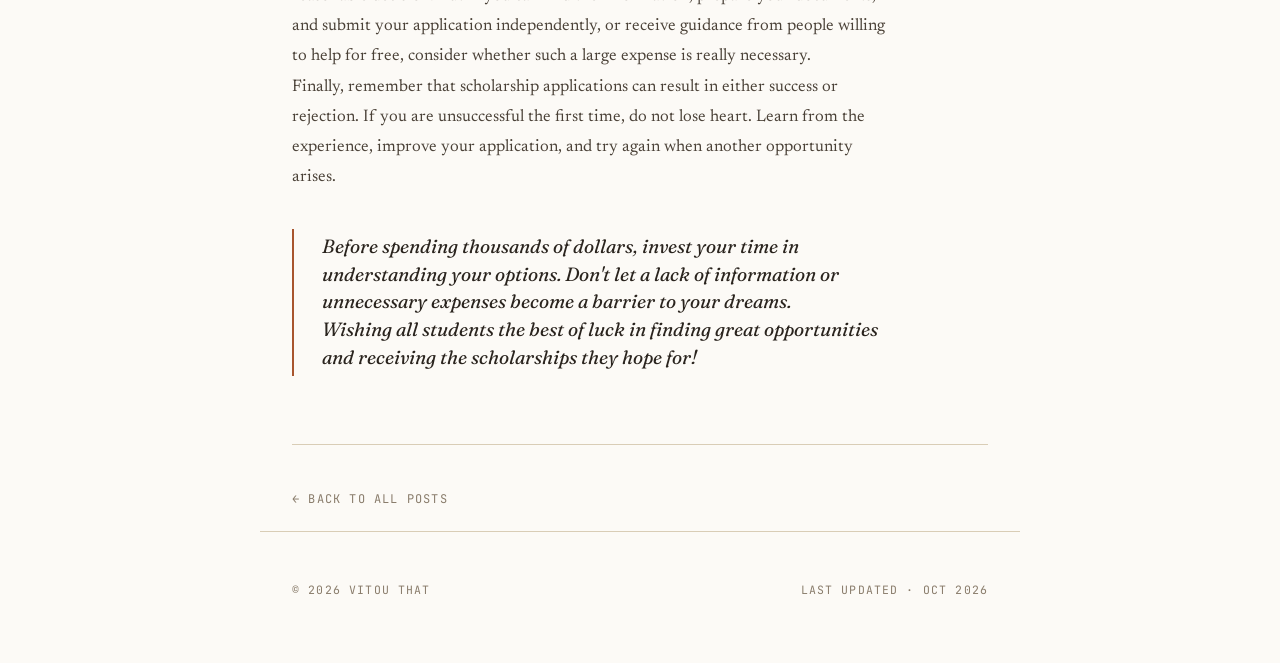
<file: topic_2.html>
<!DOCTYPE html>
<html lang="en">
<head>
  <meta charset="UTF-8">
  <meta name="description" content="Notes on why a rising reward curve is not yet a result — by Vitou That.">
  <meta name="viewport" content="width=device-width, initial-scale=1.0">
  <title>Scholarship Consulting Services? — Vitou That</title>

  <link rel="preconnect" href="https://fonts.googleapis.com">
  <link rel="preconnect" href="https://fonts.gstatic.com" crossorigin>
  <link href="https://fonts.googleapis.com/css2?family=Fraunces:opsz,wght@9..144,300;9..144,400;9..144,500;9..144,600&family=Newsreader:ital,wght@0,300;0,400;0,500;1,400&family=Noto+Serif+Khmer:wght@400;500;600&family=JetBrains+Mono:wght@400;500&display=swap" rel="stylesheet">

  <link rel="stylesheet" href="styles.css">
</head>

<body data-lang="en">

  <nav>
    <div class="nav-inner">
      <div class="nav-name">
        <span lang="en">Vitou That</span>
        <span lang="kh">ថាត វិទូ</span>
      </div>
      <div class="nav-links">
        <a href="index.html#blog" class="post-back">
          <span lang="en">← Back to homepage</span>
          <span lang="kh">← ត្រឡប់ក្រោយ</span>
        </a>
        <button id="lang-toggle" class="lang-toggle" type="button">EN</button>
      </div>
    </div>
  </nav>

  <main>
    <article class="post">

      <div class="post-meta">
        <span lang="en">Aug 2026 · 6 min read</span>
        <span lang="kh">សីហា ២០២៦ · អាន ៦ នាទី</span>
      </div>

      <h1 class="post-title">
        <span lang="en">Overseas Scholarships: Before Spending Thousands of Dollars, Do Your Research</span>
        <span lang="kh">រៀនចប់បរិញ្ញាបត្រ គួរបន្តអនុបណ្ឌិត ឬចេញធ្វើការ?</span>
      </h1>

      <div class="post-byline">
        <div>
          <span class="by-label"><span lang="en">Written by</span><span lang="kh">សរសេរដោយ</span></span>
          <span class="by-name"><span lang="en">That Vitou</span><span lang="kh">ថាត វិទូ</span></span>
        </div>
        <div>
          <span class="by-label"><span lang="en">Edited by</span><span lang="kh">កែសម្រួលដោយ</span></span>
          <span class="by-name"><span lang="en">Lay Acheadeth</span><span lang="kh">ឡាយ អជដេត</span></span>
        </div>
      </div>

      <p class="post-lede">
        <span lang="en">
          Congratulations to all students who have completed their high school national examination! <br>

For those of you looking for opportunities to study abroad, as well as parents exploring the best options for your children, I would like to share a few thoughts on scholarship applications, especially when it comes to paying for scholarship consulting services.
        </span>
        <span lang="kh">
          សូមអបអរសាទរដល់ប្អូនៗដែលបានបញ្ចប់ការប្រឡងសញ្ញាបត្រមធ្យមសិក្សាទុតិយភូមិ! <br>

សម្រាប់ប្អូនៗ សិស្ស និស្សិត និងជាពិសេសអាណាព្យាបាលដែលកំពុងស្វែងរកឱកាសបន្តការសិក្សា និងអាហារូបករណ៍នៅក្រៅប្រទេស ខ្ញុំចង់ចែករំលែកមតិមួយចំនួនដែលអាចជួយឱ្យយើងពិចារណាបានច្បាស់ជាងមុន មុននឹងសម្រេចចិត្តចំណាយប្រាក់លើសេវាប្រឹក្សាអាហារូបករណ៍។
        </span>
          
      </p>

      <!-- <h2>
        <span lang="en">1. Your final year is a good time to understand yourself</span>
      <span lang="kh">១. មុននឹងសម្រេចចិត្ត សាកសួរខ្លួនឯងនៅឆ្នាំចុងក្រោយសិន</span>
    </h2> -->
      <p>
        <span lang="en">In recent years, many services help students find and apply for scholarships overseas. These services can be useful, but I believe it is important to understand exactly what you are paying for before making a decision. <br>

Before spending thousands of dollars, ask yourself: What services are actually included? How much help will you receive with your application documents? Will they help you write your Study Plan or Personal Statement? Do they provide interview preparation or test tutoring? Most importantly, does the fee match the value of the service? <br>

In some cases, students may receive scholarship information, eligibility requirements, and a checklist of required documents. However, they may still need to find suitable programs, prepare their documents, write their study plans, and prepare for interviews on their own. Even after successfully receiving a scholarship, they may still have to pay consulting fees amounting to thousands of dollars. <br>

For many Cambodian families, this is a huge amount of money. It can place a considerable burden on parents who are working hard to support their children's education. In some situations, the consulting fee itself raises an important question: Is the service worth the amount we are paying? <br>

Of course, applying for scholarships is not easy. It requires time, effort, and careful preparation. Students need to research opportunities, check eligibility requirements, prepare documents, write personal statements, and sometimes attend interviews. For those who have never applied before, the process can be confusing and overwhelming. However, applying for a scholarship is not something you must pay thousands of dollars to do. <br>

Today, a great deal of scholarship information is available online. Students can explore official university websites, embassy announcements, MOEYs, and scholarship providers' websites. They can also seek advice from seniors who have previously received scholarships. Many former scholarship recipients are willing to share their experiences and offer guidance, sometimes free of charge. <br>

The key is to know where to look, use reliable sources, and carefully read the requirements. Do not rely solely on advertisements or promises of success. Scholarship decisions are made by the institutions providing the scholarships, not by consulting services. <br>

Before spending thousands of dollars, take the time to research and compare your options. If a service provides valuable assistance that you need, paying for it may be a reasonable decision. But if you can find the information, prepare your documents, and submit your application independently, or receive guidance from people willing to help for free, consider whether such a large expense is really necessary. <br>

Finally, remember that scholarship applications can result in either success or rejection. If you are unsuccessful the first time, do not lose heart. Learn from the experience, improve your application, and try again when another opportunity arises.
        </span>
        <span lang="kh">
            ប៉ុន្មានឆ្នាំចុងក្រោយនេះ យើងឃើញមានសេវាកម្មជាច្រើនដែលផ្តល់ការប្រឹក្សា និងជួយស្វែងរកអាហារូបករណ៍ទៅសិក្សានៅក្រៅប្រទេស។ ខ្ញុំមិនមានបំណងនិយាយថាសេវាកម្មទាំងនេះមិនល្អនោះទេ ព្រោះសេវាខ្លះពិតជាអាចជួយសម្រួលដល់សិស្សដែលមិនទាន់មានបទពិសោធន៍ក្នុងការដាក់ពាក្យ។ ប៉ុន្តែអ្វីដែលខ្ញុំគិតថាយើងគួរយកចិត្តទុកដាក់ គឺតម្លៃសេវាដែលពេលខ្លះអាចខ្ពស់ហួសពីអ្វីដែលយើងរំពឹងទុក។
<br>
មុននឹងចំណាយប្រាក់រាប់ពាន់ដុល្លារ យើងគួរសួរឱ្យបានច្បាស់ថា តើសេវាកម្មនោះផ្តល់អ្វីខ្លះ? តើជួយរៀបចំ និងកែសម្រួលឯកសារដល់កម្រិតណា? តើជួយសរសេរ Study Plan ឬ Personal Statement និងហ្វឹកហាត់សម្ភាសន៍ដែរឬទេ? តើមានការបង្រៀន ឬបំប៉នមុខវិជ្ជាសម្រាប់ត្រៀមប្រឡងដែរឬទេ? ហើយសំខាន់បំផុត តើតម្លៃដែលយើងត្រូវបង់សមស្របនឹងសេវាដែលយើងទទួលបានដែរឬទេ?
<br>
ក្នុងករណីមួយចំនួន អ្វីដែលសិស្សទទួលបានអាចគ្រាន់តែជាព័ត៌មានអំពីអាហារូបករណ៍ លក្ខខណ្ឌ និងបញ្ជីឯកសារដែលត្រូវការ។ ចំណែកការស្វែងរកកម្មវិធីសិក្សាដែលសមស្រប ការរៀបចំឯកសារ ការសរសេរ Study Plan និងការត្រៀមសម្ភាសន៍ សិស្សនៅតែត្រូវធ្វើដោយខ្លួនឯង។ ប៉ុន្តែបើទោះជាបានទទួលអាហារូបករណ៍ក៏ដោយ សិស្សនៅតែត្រូវបង់ថ្លៃសេវាប្រឹក្សាចំនួនរាប់ពាន់ដុល្លារ។
<br>
សម្រាប់គ្រួសារខ្មែរជាច្រើន នេះមិនមែនជាចំនួនតូចទេ។ ប្រាក់ចំនួននេះអាចជាបន្ទុកធ្ងន់សម្រាប់ឪពុកម្តាយដែលខិតខំសន្សំប្រាក់ដើម្បីអនាគតកូន។ ក្នុងករណីខ្លះ ថ្លៃសេវាប្រឹក្សាអាចធ្វើឱ្យយើងចាប់ផ្តើមសួរខ្លួនឯងថា តើប្រាក់ដែលយើងចំណាយនោះសមនឹងជំនួយដែលយើងទទួលបានដែរឬទេ?
<br>
ជាការពិត ការស្វែងរកអាហារូបករណ៍មិនមែនជារឿងងាយស្រួលទេ។ យើងត្រូវស្វែងរកព័ត៌មាន ត្រួតពិនិត្យលក្ខខណ្ឌ រៀបចំឯកសារ សរសេរអត្ថបទបង្ហាញពីគោលដៅរបស់ខ្លួន និងត្រៀមខ្លួនសម្រាប់ការសម្ភាសន៍។ សម្រាប់អ្នកដែលមិនធ្លាប់ធ្វើពីមុន វាអាចចំណាយពេល និងធ្វើឱ្យមានការភាន់ច្រឡំ។ ដូច្នេះ សេវាប្រឹក្សាដែលមានគុណភាពពិតជាអាចជួយសន្សំសំចៃពេលវេលា និងផ្តល់ការណែនាំដ៏មានប្រយោជន៍។
<br>
ប៉ុន្តែការដាក់ពាក្យអាហារូបករណ៍មិនមែនជារឿងដែលយើងមិនអាចធ្វើដោយខ្លួនឯងបាននោះទេ។
<br>
សព្វថ្ងៃ ព័ត៌មានមានច្រើនជាងមុន។ យើងអាចស្វែងរកតាមគេហទំព័រផ្លូវការរបស់សាកលវិទ្យាល័យ ស្ថានទូត ក្រសួងអប់រំ និងស្ថាប័នផ្តល់អាហារូបករណ៍ផ្សេងៗ។ យើងក៏អាចសួរព័ត៌មានពីបងៗដែលធ្លាប់ទទួលអាហារូបករណ៍ ដែលភាគច្រើនអាចចែករំលែកបទពិសោធន៍ និងណែនាំពីដំណើរការដាក់ពាក្យបាន។
<br>
អ្វីដែលសំខាន់ គឺយើងត្រូវចេះស្វែងរកព័ត៌មានពីប្រភពដែលអាចទុកចិត្តបាន និងអានលក្ខខណ្ឌឱ្យបានច្បាស់។ កុំជឿតែការផ្សព្វផ្សាយ ឬការសន្យាថានឹងទទួលបានអាហារូបករណ៍ ព្រោះការសម្រេចចិត្តចុងក្រោយអាស្រ័យលើស្ថាប័នផ្តល់អាហារូបករណ៍ មិនមែនលើសេវាប្រឹក្សានោះទេ។
<br>
ដូច្នេះ មុននឹងចំណាយប្រាក់រាប់ពាន់ដុល្លារ សូមចំណាយពេលស្វែងយល់ និងប្រៀបធៀបជម្រើសជាមុនសិន។ បើសេវាកម្មណាមួយផ្តល់ជំនួយពិតប្រាកដដែលយើងត្រូវការ ការចំណាយអាចជារឿងសមហេតុផល។ ប៉ុន្តែបើយើងអាចស្វែងរកព័ត៌មាន រៀបចំឯកសារ និងដាក់ពាក្យដោយខ្លួនឯងបាន ឬមានអ្នកជួយណែនាំដោយមិនគិតថ្លៃ នោះយើងគួរពិចារណាឱ្យបានច្បាស់ថា តើយើងចាំបាច់ត្រូវចំណាយប្រាក់ច្រើនបែបនេះឬអត់?
<br>
ជាចុងក្រោយ ការដាក់ពាក្យអាហារូបករណ៍មានទាំងជាប់ និងធ្លាក់។ បើមិនទទួលបានជោគជ័យនៅលើកដំបូង កុំបាក់ទឹកចិត្ត។ រៀនពីកំហុស កែលម្អខ្លួន និងបន្តស្វែងរកឱកាសថ្មីៗ។
</span>
        
      </p>
      

      <blockquote>
        <span lang="en">
          Before spending thousands of dollars, invest your time in understanding your options. Don't let a lack of information or unnecessary expenses become a barrier to your dreams.
          <br>

Wishing all students the best of luck in finding great opportunities and receiving the scholarships they hope for!

        </span>
        <span lang="kh">
          សូមចំណាយប្រាក់ដោយការពិចារណា និងស្វែងយល់ឱ្យបានច្បាស់មុននឹងសម្រេចចិត្ត។ កុំឱ្យការខ្វះព័ត៌មាន ឬការចំណាយដែលមិនចាំបាច់ ក្លាយជាឧបសគ្គដល់ក្តីស្រមៃរបស់យើង។
                <br>
សូមជូនពរប្អូនៗទាំងអស់គ្នា ឱ្យទទួលបានឱកាសល្អៗ និងអាហារូបករណ៍ដែលខ្លួនប្រាថ្នា! 
        </span>
        
      </blockquote>


    </article>

    <div class="post-nav">
      <a href="index.html#blog">
        <span lang="en">← Back to all posts</span>
        <span lang="kh">← ត្រឡប់ទៅអត្ថបទទាំងអស់</span>
      </a>
    </div>
  </main>

  <footer>
    <div>© 2026 Vitou That</div>
    <div>Last updated · Oct 2026</div>
  </footer>

  <script>
    (function () {
      const body = document.body;
      const toggle = document.getElementById('lang-toggle');
      const saved = localStorage.getItem('lang') || 'en';
      body.setAttribute('data-lang', saved);
      toggle.textContent = saved === 'en' ? 'ខ្មែរ' : 'EN';
      toggle.addEventListener('click', function () {
        const next = body.getAttribute('data-lang') === 'en' ? 'kh' : 'en';
        body.setAttribute('data-lang', next);
        localStorage.setItem('lang', next);
        toggle.textContent = next === 'en' ? 'ខ្មែរ' : 'EN';
      });
    })();
  </script>
</body>
</html>
</file>
<file: styles.css>
/* THEME */
:root {
  --cream:        #fcfaf6;   /* page background */
  --cream-soft:   #EFE7D7;   /* soft card */
  --paper:        #FBF7EE;   /* lightest panel */
  --bark:         #2A241E;   /* primary text */
  --bark-soft:    #4A4137;   /* secondary text */
  --stone:        #897C6B;   /* muted / meta text */
  --sand:         #D9CDB6;   /* hairlines / borders */
  --clay:         #A8552E;   /* primary accent — terracotta */
  --moss:         #6F7A56;   /* secondary accent — sage */
  --ochre:        #B58A3C;   /* tertiary accent */

  --max-width:    760px;
  --gutter:       2rem;
}



/* RESET */

* { box-sizing: border-box; margin: 0; padding: 0; }

html { scroll-behavior: smooth; }

body {
  background: var(--cream);
  color: var(--bark);
  font-family: 'Newsreader', 'Georgia', serif;
  font-weight: 400;
  font-size: 18px;
  line-height: 1.65;
  -webkit-font-smoothing: antialiased;
  text-rendering: optimizeLegibility;
}

a {
  color: var(--bark);
  text-decoration: none;
  border-bottom: 1px solid var(--sand);
  transition: border-color 0.2s, color 0.2s;
}
a:hover {
  border-bottom-color: var(--clay);
  color: var(--clay);
}

::selection {
  background: var(--clay);
  color: var(--paper);
}


 /* NAVIGATION */
nav {
  position: sticky;
  top: 0;
  z-index: 10;
  background: rgba(244, 238, 226, 0.92);
  backdrop-filter: blur(8px);
  -webkit-backdrop-filter: blur(8px);
  border-bottom: 1px solid var(--sand);
}
.nav-inner {
  max-width: var(--max-width);
  margin: 0 auto;
  padding: 1.1rem var(--gutter);
  display: flex;
  justify-content: space-between;
  align-items: baseline;
  gap: 1rem;
  flex-wrap: wrap;
}
.nav-name {
  font-family: 'Fraunces', serif;
  font-weight: 500;
  font-size: 1rem;
  letter-spacing: 0.01em;
}
.nav-links {
  display: flex;
  gap: 1.5rem;
  font-family: 'JetBrains Mono', monospace;
  font-size: 0.78rem;
  text-transform: uppercase;
  letter-spacing: 0.08em;
}
.nav-links a {
  border-bottom: none;
  color: var(--stone);
}
.nav-links a:hover { color: var(--clay); }


   /* LAYOUT */
main {
  max-width: var(--max-width);
  margin: 0 auto;
  padding: 0 var(--gutter);
}

section {
  padding: 5.5rem 0 4rem;
  border-bottom: 1px solid var(--sand);
}
section:last-of-type { border-bottom: none; }

.section-label {
  font-family: 'JetBrains Mono', monospace;
  font-size: 0.72rem;
  text-transform: uppercase;
  letter-spacing: 0.18em;
  color: var(--clay);
  margin-bottom: 2rem;
  display: flex;
  align-items: center;
  gap: 0.75rem;
}
.section-label::before {
  content: "";
  display: inline-block;
  width: 1.5rem;
  height: 1px;
  background: var(--clay);
}


/* HERO */
.hero {
  padding-top: 6.5rem;
  padding-bottom: 5rem;
}
.hero h1 {
  font-family: 'Fraunces', serif;
  font-weight: 400;
  font-size: clamp(2.4rem, 6vw, 3.6rem);
  line-height: 1.05;
  letter-spacing: -0.02em;
  margin-bottom: 1.5rem;
}
.hero-grid {
  display: grid;
  grid-template-columns: 1fr auto;
  gap: 3rem;
  align-items: start;
}
.hero-photo {
  display: inline-block;
  padding: 12px;                                /* matte width */
  background: var(--cream);                     /* matte color */
  border-radius: 50%;
  position: relative;
  box-shadow:
    0 0 0 1px var(--sand),                      /* outer hairline ring */
    0 18px 36px -12px rgba(42, 36, 30, 0.18),   /* main soft shadow */
    0 2px 6px rgba(42, 36, 30, 0.06);           /* contact shadow */
}

.hero-photo img {
  width: 180px;
  height: 180px;
  border-radius: 50%;
  object-fit: cover;
  background: var(--paper);                     /* fills behind transparent PNG */
  display: block;
  filter: saturate(0.9);
  box-shadow: 0 0 0 1px rgba(168, 85, 46, 0.4); /* inner clay hairline */
}
.hero h1 em {
  font-style: italic;
  color: var(--clay);
  font-weight: 300;
}
.hero .tagline {
  font-family: 'Newsreader', serif;
  font-size: 1.25rem;
  font-style: italic;
  color: var(--bark-soft);
  max-width: 32rem;
  line-height: 1.55;
}
.hero-meta {
  margin-top: 2.5rem;
  display: flex;
  gap: 2rem;
  flex-wrap: wrap;
  font-family: 'JetBrains Mono', monospace;
  font-size: 0.78rem;
  text-transform: uppercase;
  letter-spacing: 0.08em;
  color: var(--stone);
}
.hero-meta span::before {
  content: "—";
  margin-right: 0.5rem;
  color: var(--ochre);
}
.hero-actions {
  margin-top: 2.5rem;
  display: flex;
  gap: 1.25rem;
  flex-wrap: wrap;
}

 /* BUTTONS */
.btn {
  display: inline-block;
  padding: 0.7rem 1.4rem;
  font-family: 'JetBrains Mono', monospace;
  font-size: 0.78rem;
  text-transform: uppercase;
  letter-spacing: 0.1em;
  border: 1px solid var(--clay);
  background: transparent;
  color: var(--clay);
  border-radius: 2px;
  transition: background 0.2s, color 0.2s, border-color 0.2s;
}
.btn:hover {
  background: var(--clay);
  color: var(--paper);
  border-bottom-color: var(--clay);
}
.btn-ghost {
  border-color: var(--sand);
  color: var(--bark-soft);
}
.btn-ghost:hover {
  background: var(--bark);
  color: var(--paper);
  border-color: var(--bark);
}


   /* ABOUT */
.about p {
  font-size: 1.05rem;
  line-height: 1.75;
  color: var(--bark-soft);
  margin-bottom: 1.25rem;
  max-width: 38rem;
}
.about p strong {
  color: var(--bark);
  font-weight: 500;
}
.about-pullquote {
  margin: 2.5rem 0;
  padding: 1.5rem 0 1.5rem 1.75rem;
  border-left: 2px solid var(--clay);
  font-family: 'Fraunces', serif;
  font-style: italic;
  font-size: 1.3rem;
  line-height: 1.4;
  color: var(--bark);
  max-width: 32rem;
}


   /* RESEARCH THEMES */
.themes {
  display: flex;
  flex-direction: column;
  gap: 2.25rem;
}
.theme {
  display: grid;
  grid-template-columns: 4rem 1fr;
  gap: 1.5rem;
  padding-bottom: 2.25rem;
  border-bottom: 1px dashed var(--sand);
}
.theme:last-child { border-bottom: none; }

.theme-num {
  font-family: 'JetBrains Mono', monospace;
  font-size: 0.78rem;
  color: var(--ochre);
  letter-spacing: 0.05em;
  padding-top: 0.4rem;
}
.theme h3 {
  font-family: 'Fraunces', serif;
  font-weight: 500;
  font-size: 1.35rem;
  letter-spacing: -0.01em;
  margin-bottom: 0.6rem;
  color: var(--bark);
}
.theme p {
  color: var(--bark-soft);
  font-size: 1rem;
  line-height: 1.7;
  max-width: 36rem;
}


/*  PUBLICATIONS */
.pub-section {
  margin-bottom: 3rem;
}
.pub-section:last-child { margin-bottom: 0; }

.pub-section-title {
  font-family: 'Fraunces', serif;
  font-weight: 500;
  font-size: 1.4rem;
  color: var(--bark);
  margin: 0 0 1.5rem;
  padding-bottom: 0.75rem;
  border-bottom: 1px solid var(--sand);
  display: flex;
  align-items: baseline;
  justify-content: space-between;
  gap: 1rem;
}
.pub-count {
  font-family: 'JetBrains Mono', monospace;
  font-size: 0.72rem;
  color: var(--stone);
  letter-spacing: 0.1em;
  font-weight: 400;
}

.pub {
  display: grid;
  grid-template-columns: 3.5rem 1fr;
  gap: 1.5rem;
  padding: 1.25rem 0;
  border-bottom: 1px solid var(--sand);
}
.pub:last-child { border-bottom: none; }

.pub-year {
  font-family: 'JetBrains Mono', monospace;
  font-size: 0.82rem;
  color: var(--stone);
  padding-top: 0.25rem;
  letter-spacing: 0.02em;
}
.pub-title {
  font-family: 'Newsreader', serif;
  font-size: 1.05rem;
  font-weight: 500;
  line-height: 1.45;
  color: var(--bark);
  margin-bottom: 0.4rem;
}
.pub-venue {
  font-style: italic;
  font-size: 0.95rem;
  color: var(--bark-soft);
}


/* TIMELINE  (Education & Experience) */
.timeline {
  display: flex;
  flex-direction: column;
  gap: 1.75rem;
}
.entry {
  display: grid;
  grid-template-columns: 7rem 1fr;
  gap: 1.5rem;
  padding-bottom: 1.75rem;
  border-bottom: 1px dashed var(--sand);
}
.entry:last-child { border-bottom: none; }

.entry-period {
  font-family: 'JetBrains Mono', monospace;
  font-size: 0.78rem;
  color: var(--ochre);
  letter-spacing: 0.04em;
  padding-top: 0.3rem;
}
.entry-title {
  font-family: 'Fraunces', serif;
  font-weight: 500;
  font-size: 1.15rem;
  color: var(--bark);
  margin-bottom: 0.25rem;
}
.entry-org {
  font-style: italic;
  font-size: 1rem;
  color: var(--bark-soft);
  margin-bottom: 0.4rem;
}
.entry-note {
  font-size: 0.95rem;
  color: var(--bark-soft);
  line-height: 1.6;
}


/*  AWARDS */
.awards {
  display: flex;
  flex-direction: column;
  gap: 1rem;
}
.award {
  display: grid;
  grid-template-columns: 7rem 1fr;
  gap: 1.5rem;
  padding: 0.6rem 0;
}
.award-year {
  font-family: 'JetBrains Mono', monospace;
  font-size: 0.78rem;
  color: var(--ochre);
  letter-spacing: 0.04em;
  padding-top: 0.25rem;
}
.award-title {
  font-family: 'Newsreader', serif;
  font-size: 1.02rem;
  color: var(--bark);
  font-weight: 500;
}
.award-org {
  font-style: italic;
  color: var(--bark-soft);
  font-size: 0.95rem;
}


/*  BEYOND RESEARCH */
.beyond-text {
  font-size: 1.05rem;
  line-height: 1.75;
  color: var(--bark-soft);
  max-width: 36rem;
}


/*  CONTACT */
.contact-list {
  display: flex;
  flex-direction: column;
  gap: 0.8rem;
  font-size: 1.05rem;
}
.contact-list a {
  display: inline-flex;
  align-items: baseline;
  gap: 1rem;
  border-bottom: none;
  padding: 0.4rem 0;
}
.contact-list .label {
  font-family: 'JetBrains Mono', monospace;
  font-size: 0.75rem;
  text-transform: uppercase;
  letter-spacing: 0.1em;
  color: var(--ochre);
  min-width: 6rem;
}
.contact-list .value {
  font-family: 'Newsreader', serif;
  font-style: italic;
  color: var(--bark);
  border-bottom: 1px solid var(--sand);
  transition: border-color 0.2s, color 0.2s;
}
.contact-list a:hover .value {
  border-bottom-color: var(--clay);
  color: var(--clay);
}


/*  FOOTER */
footer {
  max-width: var(--max-width);
  margin: 0 auto;
  padding: 3rem var(--gutter) 4rem;
  border-top: 1px solid var(--sand);
  font-family: 'JetBrains Mono', monospace;
  font-size: 0.72rem;
  text-transform: uppercase;
  letter-spacing: 0.1em;
  color: var(--stone);
  display: flex;
  justify-content: space-between;
  flex-wrap: wrap;
  gap: 1rem;
}


/* RESPONSIVE  (mobile) */
@media (max-width: 600px) {
  body { font-size: 17px; }

  .pub,
  .theme { grid-template-columns: 3rem 1fr; gap: 1rem; }

  .entry,
  .award { grid-template-columns: 5.5rem 1fr; gap: 1rem; }

  .nav-links { gap: 1rem; font-size: 0.7rem; }

  section { padding: 4rem 0 3rem; }

  .hero {
    padding-top: 4.5rem;
    padding-bottom: 3.5rem;
  }
  .hero-grid {
    grid-template-columns: 1fr;
    gap: 2rem;
  }
  .hero-photo {
      padding: 10px;
      margin: 0 auto;
    }
    .hero-photo img {
      width: 140px;
      height: 140px;
    }
}

/*  LANGUAGE SWITCHER */

/* Default: English */
body[data-lang="en"] [lang="kh"] {
  display: none;
}

/* Khmer mode */
body[data-lang="kh"] [lang="en"] {
  display: none;
}

/* Khmer typography — applied when body is in Khmer mode */
body[data-lang="kh"],
body[data-lang="kh"] h1,
body[data-lang="kh"] h3,
body[data-lang="kh"] p,
body[data-lang="kh"] .tagline,
body[data-lang="kh"] .nav-name,
body[data-lang="kh"] .entry-title,
body[data-lang="kh"] .entry-org,
body[data-lang="kh"] .entry-note,
body[data-lang="kh"] .beyond-text,
body[data-lang="kh"] .about-pullquote,
body[data-lang="kh"] .theme h3,
body[data-lang="kh"] .pub-section-title {
  font-family: 'Noto Serif Khmer', 'Newsreader', serif;
}

/* Khmer reads slightly larger comfortably */
body[data-lang="kh"] p,
body[data-lang="kh"] .tagline { line-height: 1.45; }

/* Toggle button */
.lang-toggle {
  font-family: 'JetBrains Mono', monospace;
  font-size: 0.72rem;
  text-transform: uppercase;
  letter-spacing: 0.08em;
  color: var(--clay);
  background: transparent;
  border: 1px solid var(--sand);
  padding: 0.3rem 0.7rem;
  border-radius: 2px;
  cursor: pointer;
  transition: background 0.2s, color 0.2s, border-color 0.2s;
}
.lang-toggle:hover {
  background: var(--clay);
  color: var(--paper);
  border-color: var(--clay);
}

.pub-authors {
  margin-top: 4px;
  font-size: 0.85rem;
  color: var(--muted, #666);
  line-height: 1.4;
}

.pub-authors strong {
  color: var(--text, #111);
  font-weight: 700;
}


/* blog */

/* ============================================================
   17. BLOG LIST  (#blog on the home page)
   ============================================================ */
.blog-list {
  display: flex;
  flex-direction: column;
}

.blog-item {
  display: grid;
  grid-template-columns: 7rem 1fr;
  gap: 1.5rem;
  padding: 1.5rem 0;
  border-bottom: 1px dashed var(--sand);
  color: inherit;
}
.blog-item:last-child { border-bottom: none; }
.blog-item:hover { color: inherit; border-bottom-color: var(--sand); }

.blog-date {
  font-family: 'JetBrains Mono', monospace;
  font-size: 0.78rem;
  color: var(--ochre);
  letter-spacing: 0.04em;
  padding-top: 0.35rem;
  white-space: nowrap;
}

.blog-body { min-width: 0; }          /* lets the text shrink inside the grid */

.blog-title {
  font-family: 'Fraunces', serif;
  font-weight: 500;
  font-size: 1.2rem;
  line-height: 1.3;
  color: var(--bark);
  margin-bottom: 0.4rem;
  transition: color 0.2s;
  overflow-wrap: break-word;
}
.blog-item:hover .blog-title { color: var(--clay); }

.blog-excerpt {
  font-size: 0.98rem;
  line-height: 1.65;
  color: var(--bark-soft);
  max-width: 36rem;
  overflow-wrap: break-word;
  word-break: break-word;
  /* clamp to 3 lines — no overflow, no matter how long the text is */
  display: -webkit-box;
  -webkit-box-orient: vertical;
  -webkit-line-clamp: 3;
  line-clamp: 3;
  overflow: hidden;
}

.blog-more {
  display: inline-block;
  margin-top: 0.6rem;
  font-family: 'JetBrains Mono', monospace;
  font-size: 0.72rem;
  text-transform: uppercase;
  letter-spacing: 0.1em;
  color: var(--clay);
  transition: letter-spacing 0.2s;
}
.blog-item:hover .blog-more { letter-spacing: 0.16em; }


/* ============================================================
   18. BLOG POST PAGE
   ============================================================ */
.post {
  padding: 4.5rem 0 2rem;
  max-width: 38rem;
}
.post-meta {
  font-family: 'JetBrains Mono', monospace;
  font-size: 0.72rem;
  text-transform: uppercase;
  letter-spacing: 0.12em;
  color: var(--stone);
  margin-bottom: 1rem;
}
.post-title {
  font-family: 'Fraunces', serif;
  font-weight: 400;
  font-size: clamp(1.9rem, 4.5vw, 2.6rem);
  line-height: 1.12;
  letter-spacing: -0.02em;
  color: var(--bark);
  margin-bottom: 1.25rem;
  overflow-wrap: break-word;
}
.post-lede {
  font-family: 'Newsreader', serif;
  font-style: italic;
  font-size: 1.22rem;
  line-height: 1.55;
  color: var(--bark-soft);
  padding-bottom: 1.75rem;
  margin-bottom: 1.75rem;
  border-bottom: 1px solid var(--sand);
}
.post p {
  font-size: 1.05rem;
  line-height: 1.8;
  color: var(--bark-soft);
  margin-bottom: 1.35rem;
  overflow-wrap: break-word;
}
.post h2 {
  font-family: 'Fraunces', serif;
  font-weight: 500;
  font-size: 1.3rem;
  letter-spacing: -0.01em;
  color: var(--bark);
  margin: 2.5rem 0 0.9rem;
}
.post blockquote {
  margin: 2.25rem 0;
  padding: 0.25rem 0 0.25rem 1.75rem;
  border-left: 2px solid var(--clay);
  font-family: 'Fraunces', serif;
  font-style: italic;
  font-size: 1.2rem;
  line-height: 1.45;
  color: var(--bark);
}

.post-back { border-bottom: none; }

.post-nav {
  padding: 2.5rem 0 1rem;
  border-top: 1px solid var(--sand);
}
.post-nav a {
  font-family: 'JetBrains Mono', monospace;
  font-size: 0.75rem;
  text-transform: uppercase;
  letter-spacing: 0.1em;
  color: var(--stone);
  border-bottom: none;
}
.post-nav a:hover { color: var(--clay); }

/* Khmer typography on blog + post text */
body[data-lang="kh"] .blog-title,
body[data-lang="kh"] .blog-excerpt,
body[data-lang="kh"] .post-title,
body[data-lang="kh"] .post-lede,
body[data-lang="kh"] .post h2 {
  font-family: 'Noto Serif Khmer', 'Newsreader', serif;
}
body[data-lang="kh"] .blog-excerpt { -webkit-line-clamp: 3; line-clamp: 3; }

@media (max-width: 600px) {
  .blog-item { grid-template-columns: 5.5rem 1fr; gap: 1rem; }
  .post { padding-top: 3rem; }
  .post-lede { font-size: 1.12rem; }
}

/* Byline on post pages */
.post-byline {
  display: flex;
  flex-wrap: wrap;
  gap: 0.35rem 2rem;
  font-family: 'JetBrains Mono', monospace;
  font-size: 0.72rem;
  letter-spacing: 0.08em;
  margin-bottom: 1.75rem;
}
.post-byline .by-label {
  text-transform: uppercase;
  color: var(--ochre);
  margin-right: 0.5rem;
}
.post-byline .by-name { color: var(--bark-soft); }

/* Khmer font for the meta lines */
body[data-lang="kh"] .blog-date,
body[data-lang="kh"] .post-meta,
body[data-lang="kh"] .post-byline {
  font-family: 'Noto Serif Khmer', 'JetBrains Mono', monospace;
  letter-spacing: 0;
}
</file>
